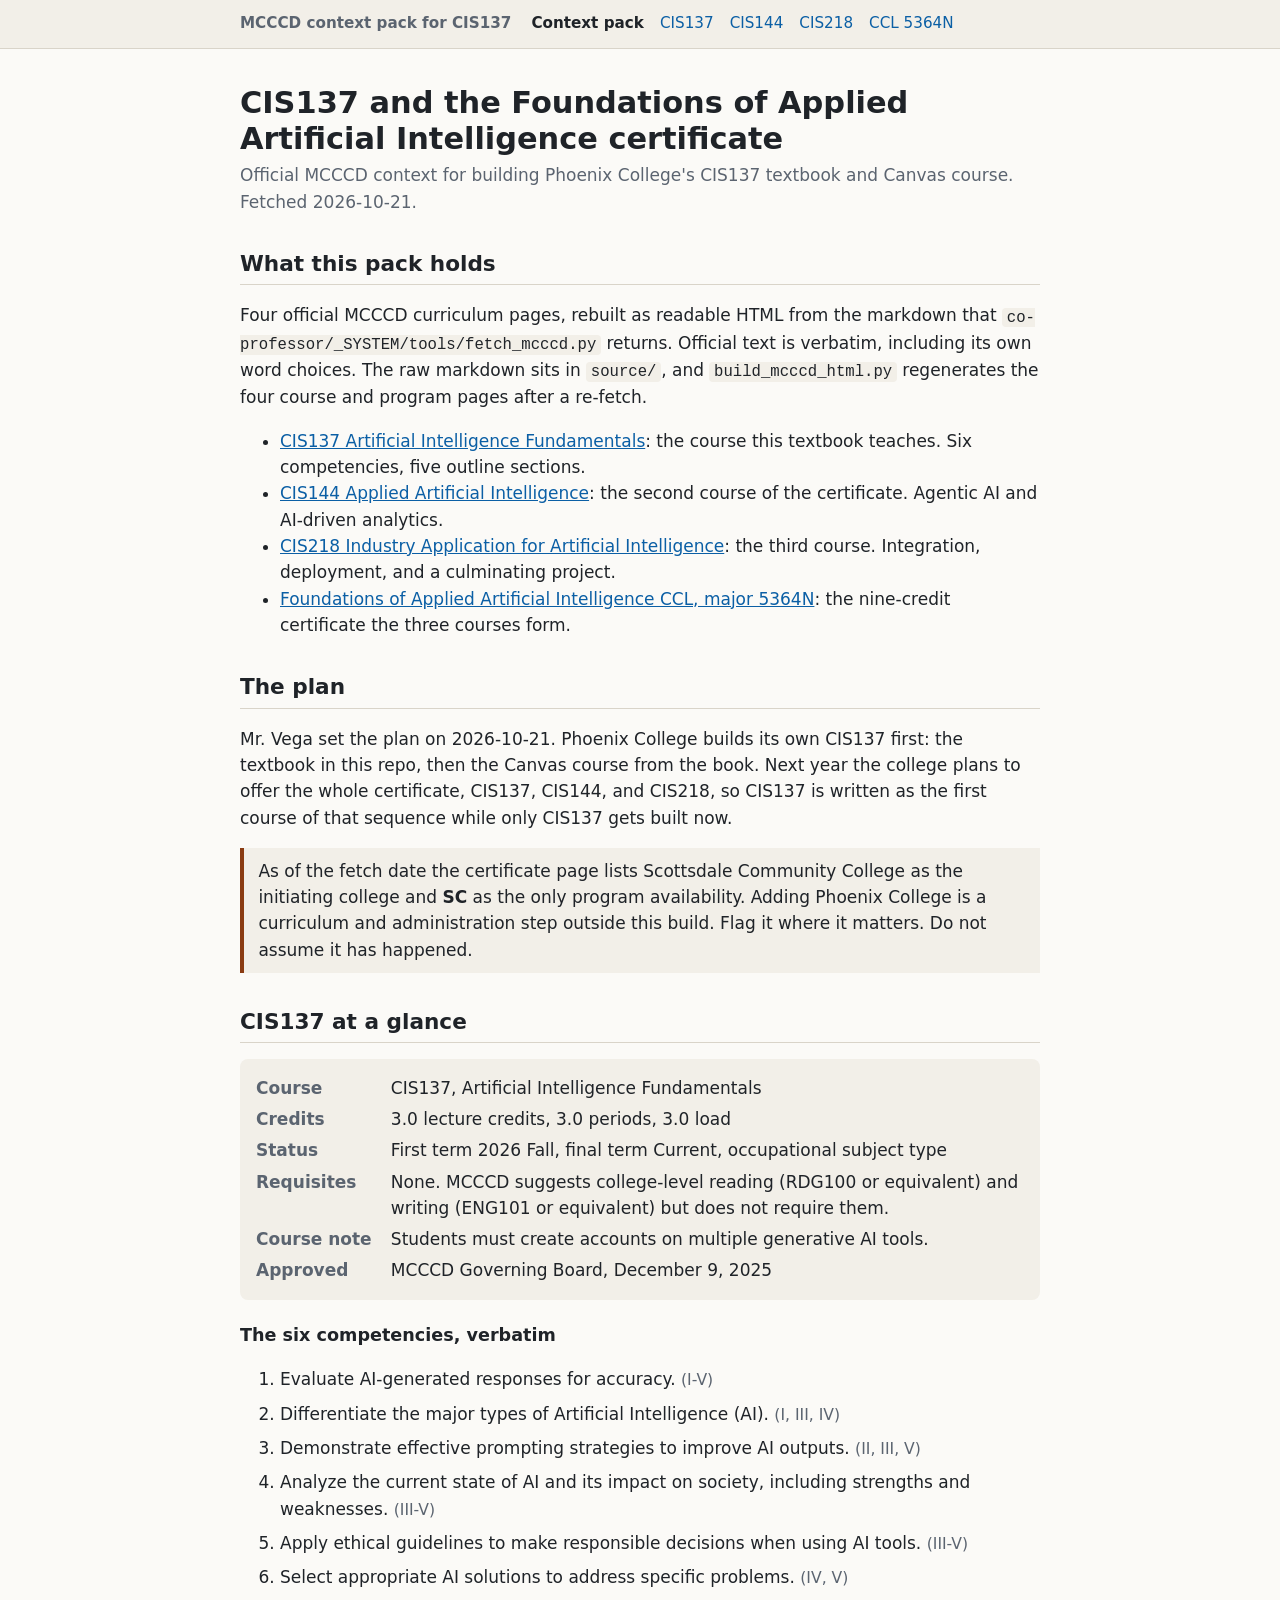
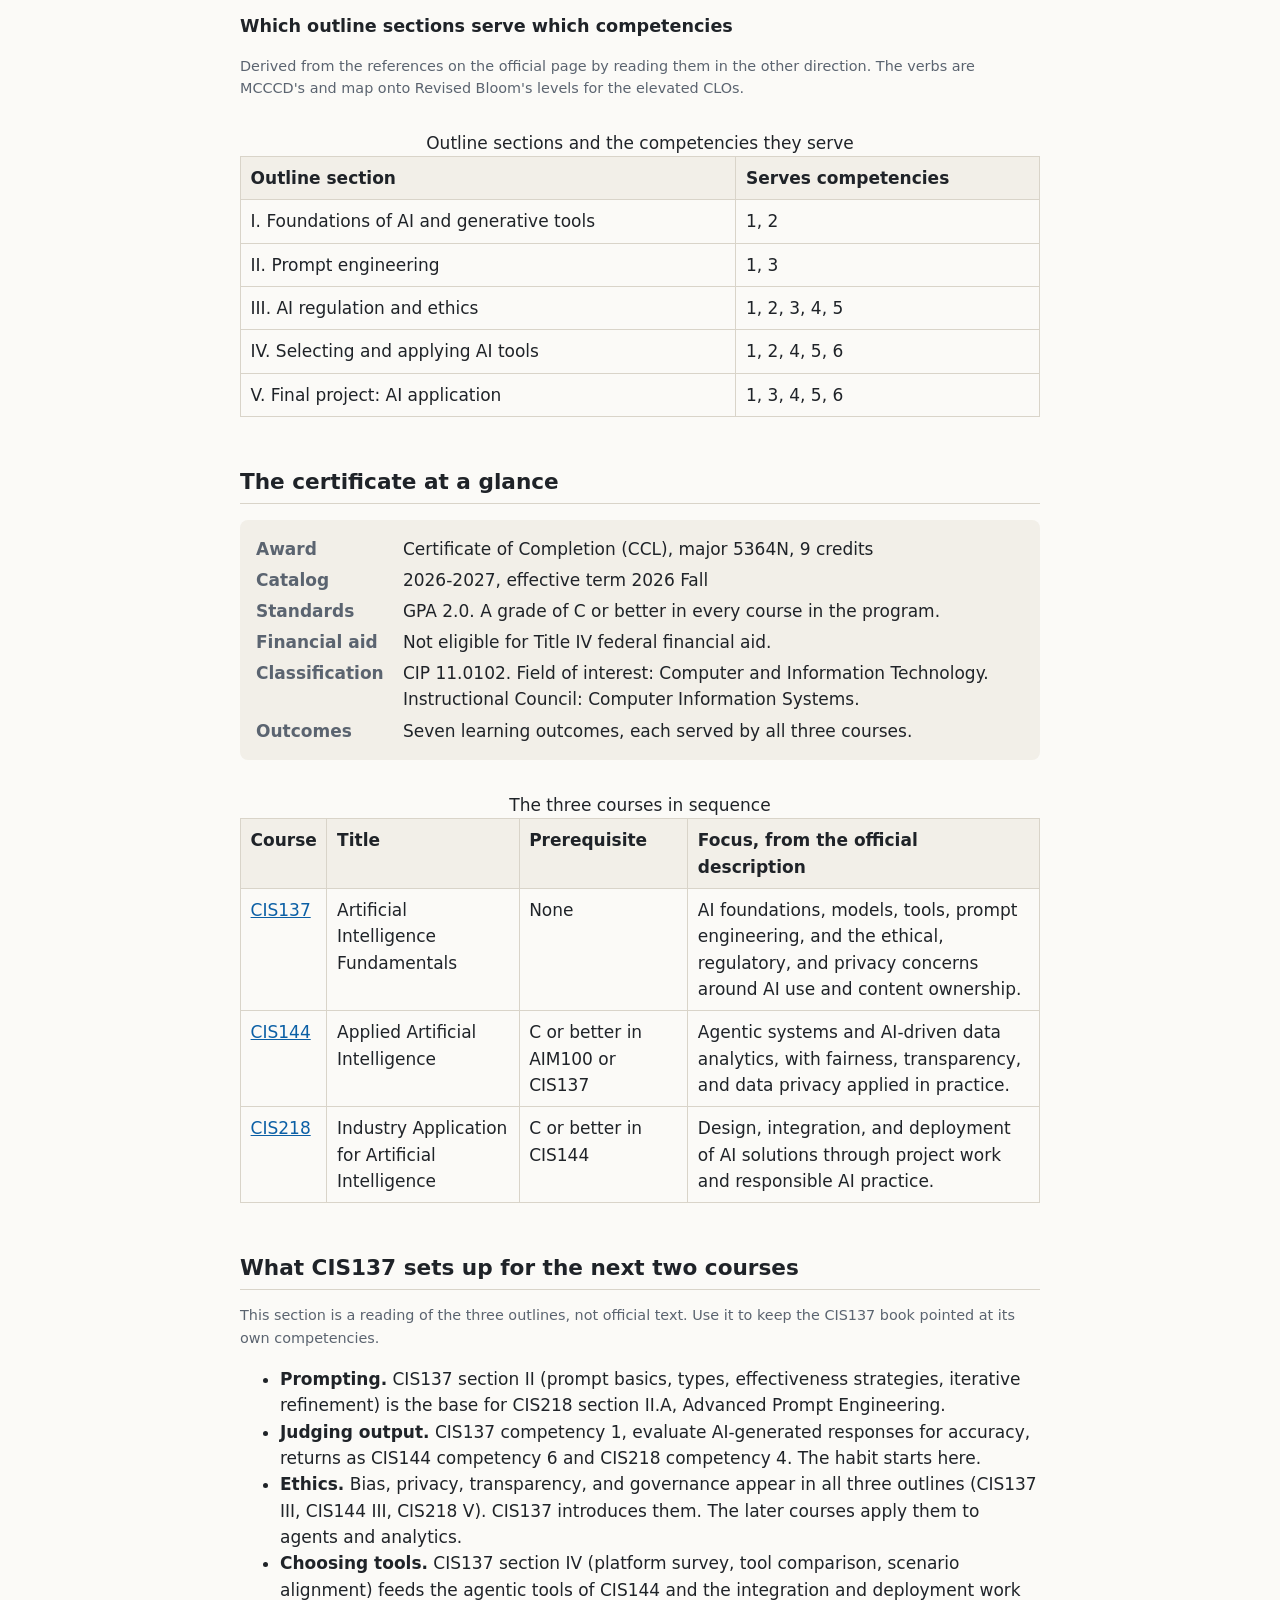
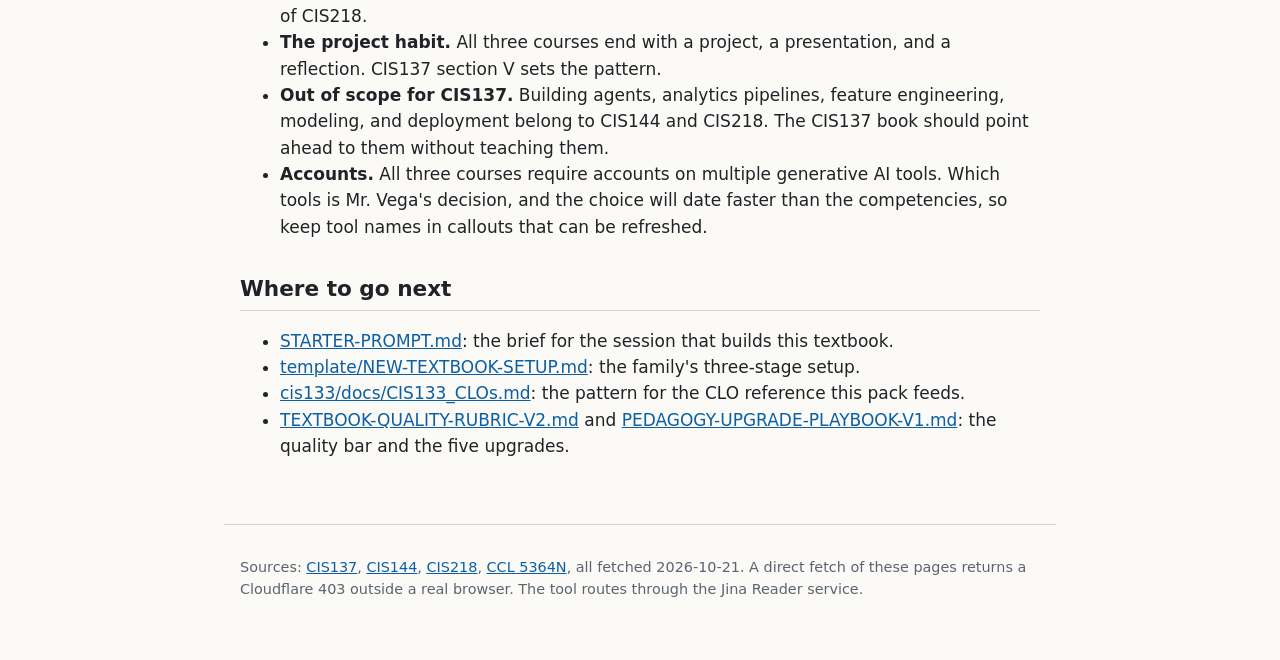
<file: docs/mcccd/index.html>
<!DOCTYPE html>
<html lang="en">
<head>
<meta charset="utf-8">
<meta name="viewport" content="width=device-width, initial-scale=1">
<title>CIS137 context pack</title>
<style data-source="mcccd.css">
/* MCCCD context pack: standalone stylesheet, no external dependencies. */
:root {
  --bg: #fbfaf7; --fg: #1f2328; --muted: #5b6470; --accent: #8a3b12;
  --line: #d9d4c9; --card: #f2efe8; --link: #0b5fa5;
}
@media (prefers-color-scheme: dark) {
  :root {
    --bg: #14171c; --fg: #e8e6e1; --muted: #a9b0ba; --accent: #f0a06a;
    --line: #2d333c; --card: #1d222a; --link: #7cb8ff;
  }
}
* { box-sizing: border-box; }
body {
  margin: 0; background: var(--bg); color: var(--fg);
  font: 17px/1.55 system-ui, -apple-system, "Segoe UI", Roboto, sans-serif;
}
a { color: var(--link); }
header.site { border-bottom: 1px solid var(--line); background: var(--card); }
header.site .wrap {
  max-width: 52rem; margin: 0 auto; padding: .75rem 16px;
  display: flex; flex-wrap: wrap; gap: .4rem 1.25rem; align-items: center;
  font-size: .95rem;
}
header.site .brand { font-weight: 600; color: var(--muted); }
nav ul { list-style: none; margin: 0; padding: 0; display: flex; flex-wrap: wrap; gap: .3rem 1rem; }
nav a { text-decoration: none; }
nav a:hover, nav a:focus { text-decoration: underline; }
nav a[aria-current="page"] { font-weight: 700; color: var(--fg); }
main { max-width: 52rem; margin: 0 auto; padding: 1.25rem 16px 3rem; }
h1 { font-size: 1.9rem; line-height: 1.2; margin: 1rem 0 .3rem; }
.kicker { color: var(--muted); margin: 0 0 1.25rem; }
h2 { font-size: 1.35rem; margin: 2rem 0 .6rem; border-bottom: 1px solid var(--line); padding-bottom: .25rem; }
h3 { font-size: 1.1rem; margin: 1.4rem 0 .4rem; }
dl.facts {
  display: grid; grid-template-columns: max-content 1fr; gap: .3rem 1.2rem;
  margin: 1rem 0; background: var(--card); padding: 1rem; border-radius: .5rem;
}
dl.facts dt { font-weight: 600; color: var(--muted); }
dl.facts dd { margin: 0; }
@media (max-width: 520px) {
  dl.facts { grid-template-columns: 1fr; }
  dl.facts dd { margin: 0 0 .5rem; }
}
ol.competencies li, ol.outcomes li { margin: .5rem 0; }
.ref { color: var(--muted); font-size: .92em; }
ol.outline { padding-left: 2rem; }
ol.outline > li { margin: .7rem 0; font-weight: 600; }
ol.outline ol { padding-left: 2rem; margin: .2rem 0 .4rem; }
ol.outline ol li { font-weight: 400; margin: .15rem 0; }
.table-wrap { overflow-x: auto; }
table { border-collapse: collapse; width: 100%; margin: 1rem 0; }
th, td { border: 1px solid var(--line); padding: .5rem .6rem; text-align: left; vertical-align: top; }
th { background: var(--card); }
.note { border-left: 4px solid var(--accent); padding: .6rem .9rem; background: var(--card); margin: 1rem 0; }
.fine { color: var(--muted); font-size: .9rem; }
code { font-family: ui-monospace, SFMono-Regular, Menlo, monospace; font-size: .92em; background: var(--card); padding: .05em .3em; border-radius: .25em; }
footer { max-width: 52rem; margin: 0 auto; padding: 1rem 16px 3rem; color: var(--muted); font-size: .9rem; border-top: 1px solid var(--line); }
</style>
</head>
<body>
<header class="site"><div class="wrap">
<span class="brand">MCCCD context pack for CIS137</span>
<nav aria-label="Context pack pages"><ul>
<li><a href="index.html" aria-current="page">Context pack</a></li>
<li><a href="cis137-course-outline.html">CIS137</a></li>
<li><a href="cis144-course-outline.html">CIS144</a></li>
<li><a href="cis218-course-outline.html">CIS218</a></li>
<li><a href="ccl-5364n-foundations-of-applied-ai.html">CCL 5364N</a></li>
</ul></nav>
</div></header>
<main>
<h1>CIS137 and the Foundations of Applied Artificial Intelligence certificate</h1>
<p class="kicker">Official MCCCD context for building Phoenix College's CIS137 textbook and Canvas course. Fetched 2026-10-21.</p>

<h2>What this pack holds</h2>
<p>Four official MCCCD curriculum pages, rebuilt as readable HTML from the markdown that <code>co-professor/_SYSTEM/tools/fetch_mcccd.py</code> returns. Official text is verbatim, including its own word choices. The raw markdown sits in <code>source/</code>, and <code>build_mcccd_html.py</code> regenerates the four course and program pages after a re-fetch.</p>
<ul>
<li><a href="cis137-course-outline.html">CIS137 Artificial Intelligence Fundamentals</a>: the course this textbook teaches. Six competencies, five outline sections.</li>
<li><a href="cis144-course-outline.html">CIS144 Applied Artificial Intelligence</a>: the second course of the certificate. Agentic AI and AI-driven analytics.</li>
<li><a href="cis218-course-outline.html">CIS218 Industry Application for Artificial Intelligence</a>: the third course. Integration, deployment, and a culminating project.</li>
<li><a href="ccl-5364n-foundations-of-applied-ai.html">Foundations of Applied Artificial Intelligence CCL, major 5364N</a>: the nine-credit certificate the three courses form.</li>
</ul>

<h2>The plan</h2>
<p>Mr. Vega set the plan on 2026-10-21. Phoenix College builds its own CIS137 first: the textbook in this repo, then the Canvas course from the book. Next year the college plans to offer the whole certificate, CIS137, CIS144, and CIS218, so CIS137 is written as the first course of that sequence while only CIS137 gets built now.</p>
<p class="note">As of the fetch date the certificate page lists Scottsdale Community College as the initiating college and <strong>SC</strong> as the only program availability. Adding Phoenix College is a curriculum and administration step outside this build. Flag it where it matters. Do not assume it has happened.</p>

<h2>CIS137 at a glance</h2>
<dl class="facts">
<dt>Course</dt><dd>CIS137, Artificial Intelligence Fundamentals</dd>
<dt>Credits</dt><dd>3.0 lecture credits, 3.0 periods, 3.0 load</dd>
<dt>Status</dt><dd>First term 2026 Fall, final term Current, occupational subject type</dd>
<dt>Requisites</dt><dd>None. MCCCD suggests college-level reading (RDG100 or equivalent) and writing (ENG101 or equivalent) but does not require them.</dd>
<dt>Course note</dt><dd>Students must create accounts on multiple generative AI tools.</dd>
<dt>Approved</dt><dd>MCCCD Governing Board, December 9, 2025</dd>
</dl>
<h3>The six competencies, verbatim</h3>
<ol class="competencies">
<li>Evaluate AI-generated responses for accuracy. <span class="ref">(I-V)</span></li>
<li>Differentiate the major types of Artificial Intelligence (AI). <span class="ref">(I, III, IV)</span></li>
<li>Demonstrate effective prompting strategies to improve AI outputs. <span class="ref">(II, III, V)</span></li>
<li>Analyze the current state of AI and its impact on society, including strengths and weaknesses. <span class="ref">(III-V)</span></li>
<li>Apply ethical guidelines to make responsible decisions when using AI tools. <span class="ref">(III-V)</span></li>
<li>Select appropriate AI solutions to address specific problems. <span class="ref">(IV, V)</span></li>
</ol>
<h3>Which outline sections serve which competencies</h3>
<p class="fine">Derived from the references on the official page by reading them in the other direction. The verbs are MCCCD's and map onto Revised Bloom's levels for the elevated CLOs.</p>
<div class="table-wrap">
<table>
<caption>Outline sections and the competencies they serve</caption>
<thead><tr><th scope="col">Outline section</th><th scope="col">Serves competencies</th></tr></thead>
<tbody>
<tr><td>I. Foundations of AI and generative tools</td><td>1, 2</td></tr>
<tr><td>II. Prompt engineering</td><td>1, 3</td></tr>
<tr><td>III. AI regulation and ethics</td><td>1, 2, 3, 4, 5</td></tr>
<tr><td>IV. Selecting and applying AI tools</td><td>1, 2, 4, 5, 6</td></tr>
<tr><td>V. Final project: AI application</td><td>1, 3, 4, 5, 6</td></tr>
</tbody>
</table>
</div>

<h2>The certificate at a glance</h2>
<dl class="facts">
<dt>Award</dt><dd>Certificate of Completion (CCL), major 5364N, 9 credits</dd>
<dt>Catalog</dt><dd>2026-2027, effective term 2026 Fall</dd>
<dt>Standards</dt><dd>GPA 2.0. A grade of C or better in every course in the program.</dd>
<dt>Financial aid</dt><dd>Not eligible for Title IV federal financial aid.</dd>
<dt>Classification</dt><dd>CIP 11.0102. Field of interest: Computer and Information Technology. Instructional Council: Computer Information Systems.</dd>
<dt>Outcomes</dt><dd>Seven learning outcomes, each served by all three courses.</dd>
</dl>
<div class="table-wrap">
<table>
<caption>The three courses in sequence</caption>
<thead><tr><th scope="col">Course</th><th scope="col">Title</th><th scope="col">Prerequisite</th><th scope="col">Focus, from the official description</th></tr></thead>
<tbody>
<tr><td><a href="cis137-course-outline.html">CIS137</a></td><td>Artificial Intelligence Fundamentals</td><td>None</td><td>AI foundations, models, tools, prompt engineering, and the ethical, regulatory, and privacy concerns around AI use and content ownership.</td></tr>
<tr><td><a href="cis144-course-outline.html">CIS144</a></td><td>Applied Artificial Intelligence</td><td>C or better in AIM100 or CIS137</td><td>Agentic systems and AI-driven data analytics, with fairness, transparency, and data privacy applied in practice.</td></tr>
<tr><td><a href="cis218-course-outline.html">CIS218</a></td><td>Industry Application for Artificial Intelligence</td><td>C or better in CIS144</td><td>Design, integration, and deployment of AI solutions through project work and responsible AI practice.</td></tr>
</tbody>
</table>
</div>

<h2>What CIS137 sets up for the next two courses</h2>
<p class="fine">This section is a reading of the three outlines, not official text. Use it to keep the CIS137 book pointed at its own competencies.</p>
<ul>
<li><strong>Prompting.</strong> CIS137 section II (prompt basics, types, effectiveness strategies, iterative refinement) is the base for CIS218 section II.A, Advanced Prompt Engineering.</li>
<li><strong>Judging output.</strong> CIS137 competency 1, evaluate AI-generated responses for accuracy, returns as CIS144 competency 6 and CIS218 competency 4. The habit starts here.</li>
<li><strong>Ethics.</strong> Bias, privacy, transparency, and governance appear in all three outlines (CIS137 III, CIS144 III, CIS218 V). CIS137 introduces them. The later courses apply them to agents and analytics.</li>
<li><strong>Choosing tools.</strong> CIS137 section IV (platform survey, tool comparison, scenario alignment) feeds the agentic tools of CIS144 and the integration and deployment work of CIS218.</li>
<li><strong>The project habit.</strong> All three courses end with a project, a presentation, and a reflection. CIS137 section V sets the pattern.</li>
<li><strong>Out of scope for CIS137.</strong> Building agents, analytics pipelines, feature engineering, modeling, and deployment belong to CIS144 and CIS218. The CIS137 book should point ahead to them without teaching them.</li>
<li><strong>Accounts.</strong> All three courses require accounts on multiple generative AI tools. Which tools is Mr. Vega's decision, and the choice will date faster than the competencies, so keep tool names in callouts that can be refreshed.</li>
</ul>

<h2>Where to go next</h2>
<ul>
<li><a href="../../STARTER-PROMPT.md">STARTER-PROMPT.md</a>: the brief for the session that builds this textbook.</li>
<li><a href="../../../template/NEW-TEXTBOOK-SETUP.md">template/NEW-TEXTBOOK-SETUP.md</a>: the family's three-stage setup.</li>
<li><a href="../../../cis133/docs/CIS133_CLOs.md">cis133/docs/CIS133_CLOs.md</a>: the pattern for the CLO reference this pack feeds.</li>
<li><a href="../../../TEXTBOOK-QUALITY-RUBRIC-V2.md">TEXTBOOK-QUALITY-RUBRIC-V2.md</a> and <a href="../../../PEDAGOGY-UPGRADE-PLAYBOOK-V1.md">PEDAGOGY-UPGRADE-PLAYBOOK-V1.md</a>: the quality bar and the five upgrades.</li>
</ul>
</main>
<footer>
<p>Sources: <a href="https://aztransmac2.asu.edu/cgi-bin/WebObjects/MCCCD.woa/wa/freeForm2?id=16459059">CIS137</a>,
<a href="https://aztransmac2.asu.edu/cgi-bin/WebObjects/MCCCD.woa/wa/freeForm2?id=16459032">CIS144</a>,
<a href="https://aztransmac2.asu.edu/cgi-bin/WebObjects/MCCCD.woa/wa/freeForm2?id=16459061">CIS218</a>,
<a href="https://aztransmac2.asu.edu/cgi-bin/WebObjects/MCCCD.woa/wa/freeForm11?id=16459028">CCL 5364N</a>,
all fetched 2026-10-21. A direct fetch of these pages returns a Cloudflare 403 outside a real browser. The tool routes through the Jina Reader service.</p>
</footer>
</body>
</html>
</file>
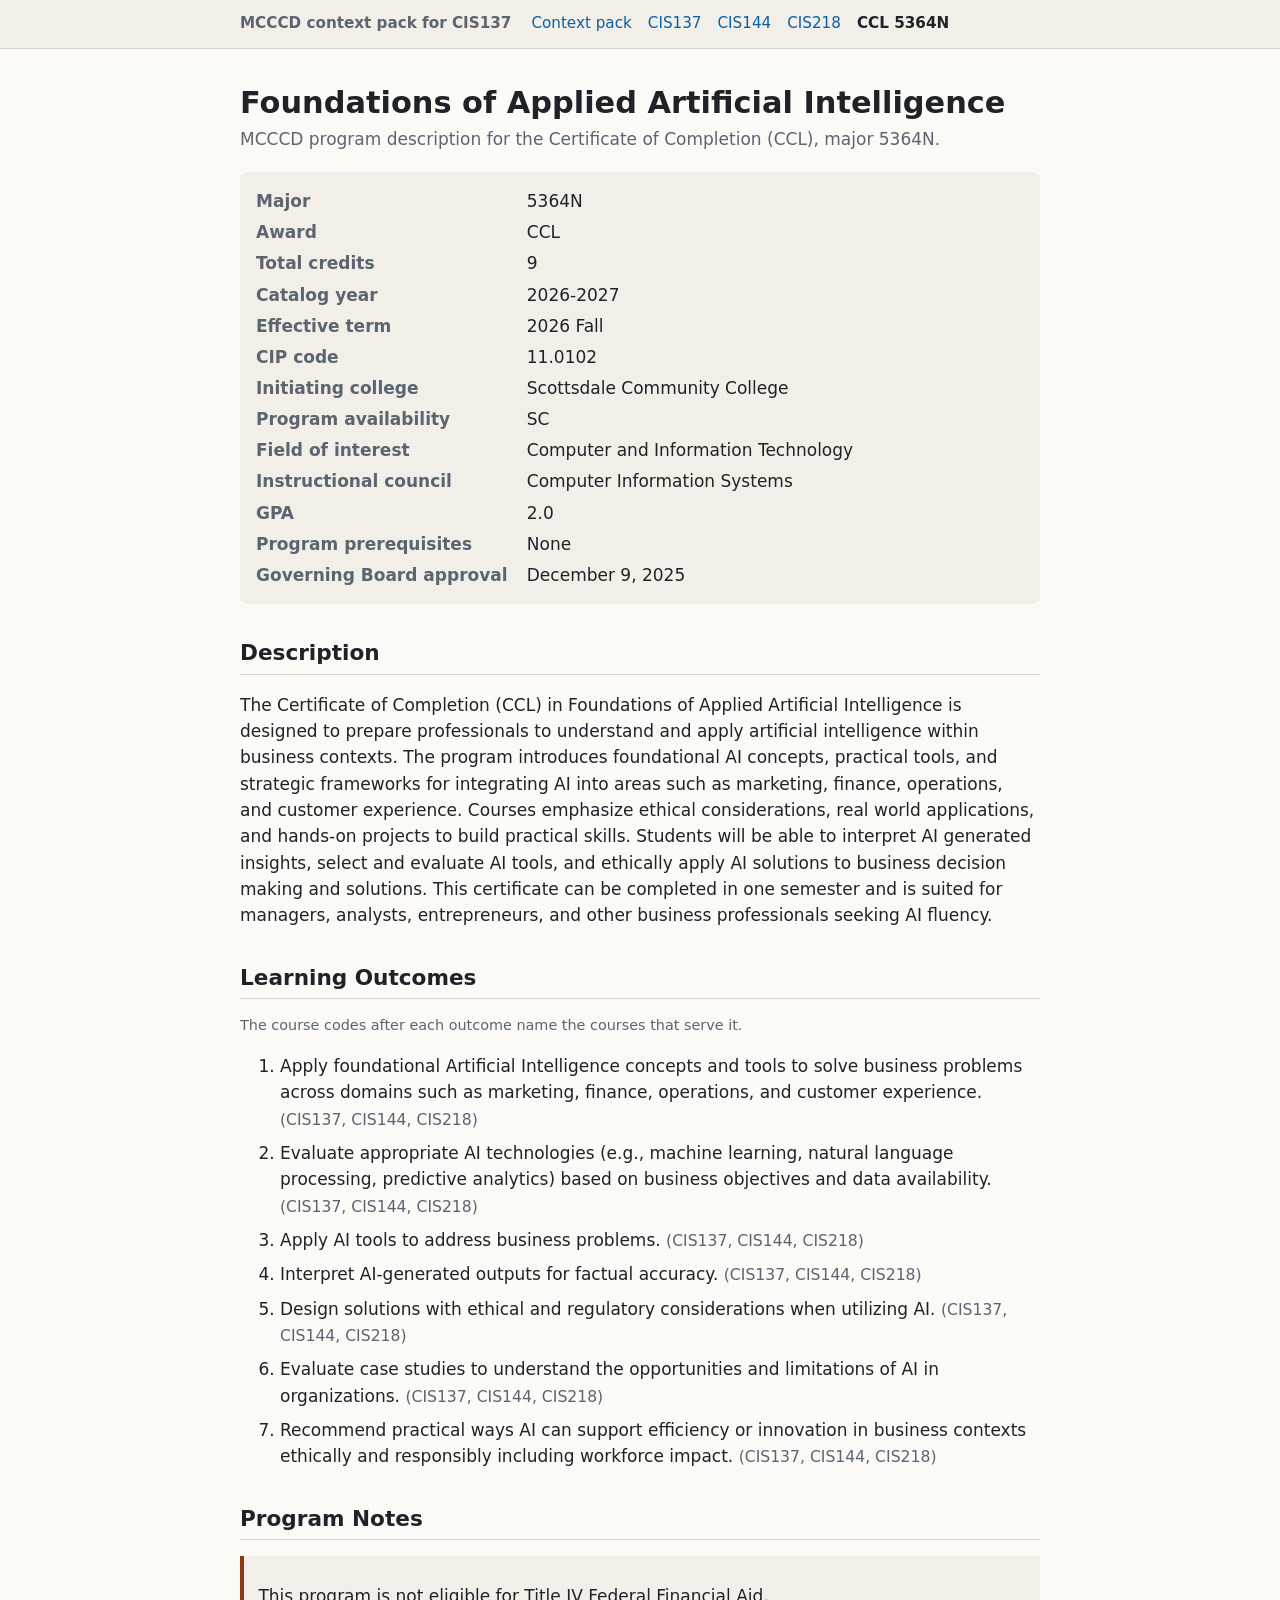
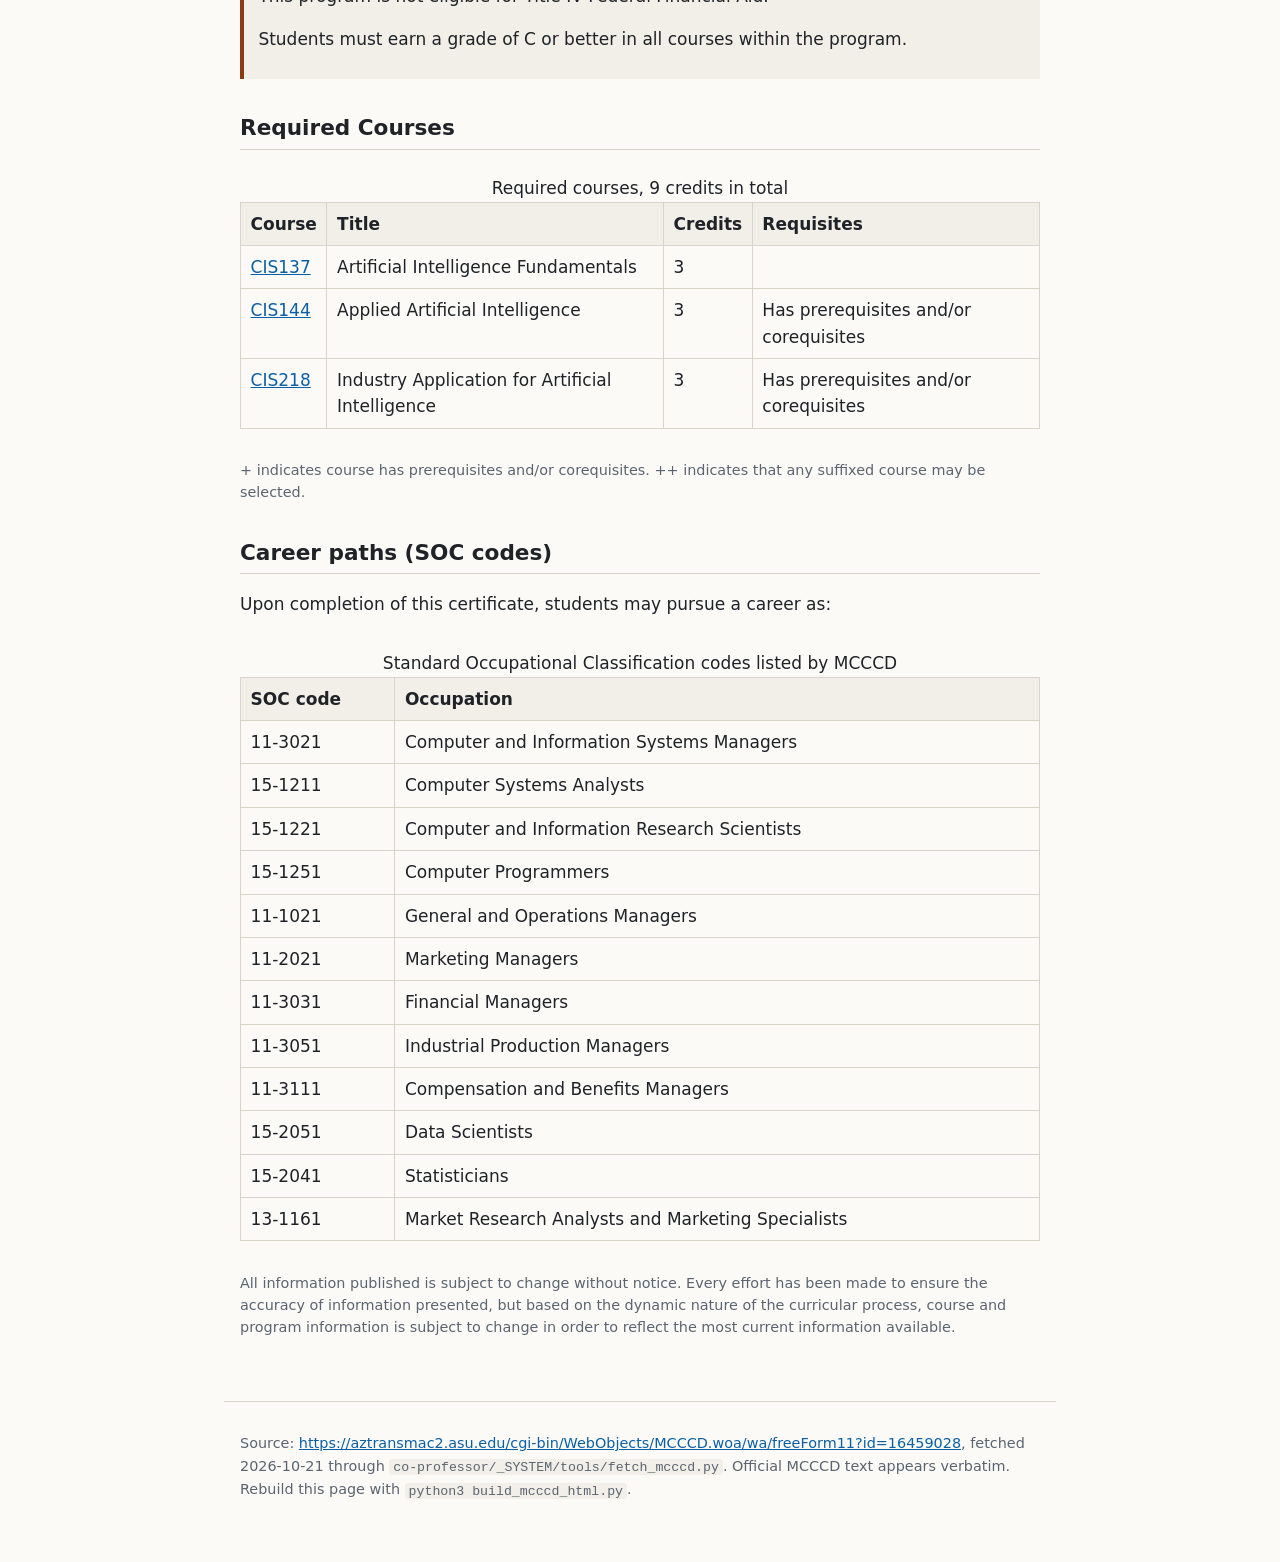
<file: docs/mcccd/ccl-5364n-foundations-of-applied-ai.html>
<!DOCTYPE html>
<html lang="en">
<head>
<meta charset="utf-8">
<meta name="viewport" content="width=device-width, initial-scale=1">
<title>Foundations of Applied Artificial Intelligence CCL 5364N: MCCCD program</title>
<style data-source="mcccd.css">
/* MCCCD context pack: standalone stylesheet, no external dependencies. */
:root {
  --bg: #fbfaf7; --fg: #1f2328; --muted: #5b6470; --accent: #8a3b12;
  --line: #d9d4c9; --card: #f2efe8; --link: #0b5fa5;
}
@media (prefers-color-scheme: dark) {
  :root {
    --bg: #14171c; --fg: #e8e6e1; --muted: #a9b0ba; --accent: #f0a06a;
    --line: #2d333c; --card: #1d222a; --link: #7cb8ff;
  }
}
* { box-sizing: border-box; }
body {
  margin: 0; background: var(--bg); color: var(--fg);
  font: 17px/1.55 system-ui, -apple-system, "Segoe UI", Roboto, sans-serif;
}
a { color: var(--link); }
header.site { border-bottom: 1px solid var(--line); background: var(--card); }
header.site .wrap {
  max-width: 52rem; margin: 0 auto; padding: .75rem 16px;
  display: flex; flex-wrap: wrap; gap: .4rem 1.25rem; align-items: center;
  font-size: .95rem;
}
header.site .brand { font-weight: 600; color: var(--muted); }
nav ul { list-style: none; margin: 0; padding: 0; display: flex; flex-wrap: wrap; gap: .3rem 1rem; }
nav a { text-decoration: none; }
nav a:hover, nav a:focus { text-decoration: underline; }
nav a[aria-current="page"] { font-weight: 700; color: var(--fg); }
main { max-width: 52rem; margin: 0 auto; padding: 1.25rem 16px 3rem; }
h1 { font-size: 1.9rem; line-height: 1.2; margin: 1rem 0 .3rem; }
.kicker { color: var(--muted); margin: 0 0 1.25rem; }
h2 { font-size: 1.35rem; margin: 2rem 0 .6rem; border-bottom: 1px solid var(--line); padding-bottom: .25rem; }
h3 { font-size: 1.1rem; margin: 1.4rem 0 .4rem; }
dl.facts {
  display: grid; grid-template-columns: max-content 1fr; gap: .3rem 1.2rem;
  margin: 1rem 0; background: var(--card); padding: 1rem; border-radius: .5rem;
}
dl.facts dt { font-weight: 600; color: var(--muted); }
dl.facts dd { margin: 0; }
@media (max-width: 520px) {
  dl.facts { grid-template-columns: 1fr; }
  dl.facts dd { margin: 0 0 .5rem; }
}
ol.competencies li, ol.outcomes li { margin: .5rem 0; }
.ref { color: var(--muted); font-size: .92em; }
ol.outline { padding-left: 2rem; }
ol.outline > li { margin: .7rem 0; font-weight: 600; }
ol.outline ol { padding-left: 2rem; margin: .2rem 0 .4rem; }
ol.outline ol li { font-weight: 400; margin: .15rem 0; }
.table-wrap { overflow-x: auto; }
table { border-collapse: collapse; width: 100%; margin: 1rem 0; }
th, td { border: 1px solid var(--line); padding: .5rem .6rem; text-align: left; vertical-align: top; }
th { background: var(--card); }
.note { border-left: 4px solid var(--accent); padding: .6rem .9rem; background: var(--card); margin: 1rem 0; }
.fine { color: var(--muted); font-size: .9rem; }
code { font-family: ui-monospace, SFMono-Regular, Menlo, monospace; font-size: .92em; background: var(--card); padding: .05em .3em; border-radius: .25em; }
footer { max-width: 52rem; margin: 0 auto; padding: 1rem 16px 3rem; color: var(--muted); font-size: .9rem; border-top: 1px solid var(--line); }
</style>
</head>
<body>
<header class="site"><div class="wrap">
<span class="brand">MCCCD context pack for CIS137</span>
<nav aria-label="Context pack pages"><ul><li><a href="index.html">Context pack</a></li><li><a href="cis137-course-outline.html">CIS137</a></li><li><a href="cis144-course-outline.html">CIS144</a></li><li><a href="cis218-course-outline.html">CIS218</a></li><li><a href="ccl-5364n-foundations-of-applied-ai.html" aria-current="page">CCL 5364N</a></li></ul></nav>
</div></header>
<main>
<h1>Foundations of Applied Artificial Intelligence</h1>
<p class="kicker">MCCCD program description for the Certificate of Completion (CCL), major 5364N.</p>
<dl class="facts"><dt>Major</dt><dd>5364N</dd><dt>Award</dt><dd>CCL</dd><dt>Total credits</dt><dd>9</dd><dt>Catalog year</dt><dd>2026-2027</dd><dt>Effective term</dt><dd>2026 Fall</dd><dt>CIP code</dt><dd>11.0102</dd><dt>Initiating college</dt><dd>Scottsdale Community College</dd><dt>Program availability</dt><dd>SC</dd><dt>Field of interest</dt><dd>Computer and Information Technology</dd><dt>Instructional council</dt><dd>Computer Information Systems</dd><dt>GPA</dt><dd>2.0</dd><dt>Program prerequisites</dt><dd>None</dd><dt>Governing Board approval</dt><dd>December 9, 2025</dd></dl>
<h2>Description</h2>
<p>The Certificate of Completion (CCL) in Foundations of Applied Artificial Intelligence is designed to prepare professionals to understand and apply artificial intelligence within business contexts. The program introduces foundational AI concepts, practical tools, and strategic frameworks for integrating AI into areas such as marketing, finance, operations, and customer experience. Courses emphasize ethical considerations, real world applications, and hands-on projects to build practical skills. Students will be able to interpret AI generated insights, select and evaluate AI tools, and ethically apply AI solutions to business decision making and solutions. This certificate can be completed in one semester and is suited for managers, analysts, entrepreneurs, and other business professionals seeking AI fluency.</p>
<h2>Learning Outcomes</h2>
<p class="fine">The course codes after each outcome name the courses that serve it.</p>
<ol class="outcomes"><li>Apply foundational Artificial Intelligence concepts and tools to solve business problems across domains such as marketing, finance, operations, and customer experience. <span class="ref">(CIS137, CIS144, CIS218)</span></li><li>Evaluate appropriate AI technologies (e.g., machine learning, natural language processing, predictive analytics) based on business objectives and data availability. <span class="ref">(CIS137, CIS144, CIS218)</span></li><li>Apply AI tools to address business problems. <span class="ref">(CIS137, CIS144, CIS218)</span></li><li>Interpret AI-generated outputs for factual accuracy. <span class="ref">(CIS137, CIS144, CIS218)</span></li><li>Design solutions with ethical and regulatory considerations when utilizing AI. <span class="ref">(CIS137, CIS144, CIS218)</span></li><li>Evaluate case studies to understand the opportunities and limitations of AI in organizations. <span class="ref">(CIS137, CIS144, CIS218)</span></li><li>Recommend practical ways AI can support efficiency or innovation in business contexts ethically and responsibly including workforce impact. <span class="ref">(CIS137, CIS144, CIS218)</span></li></ol>
<h2>Program Notes</h2>
<div class="note"><p>This program is not eligible for Title IV Federal Financial Aid.</p><p>Students must earn a grade of C or better in all courses within the program.</p></div>
<h2>Required Courses</h2>
<div class="table-wrap">
<table>
<caption>Required courses, 9 credits in total</caption>
<thead><tr><th scope="col">Course</th><th scope="col">Title</th><th scope="col">Credits</th><th scope="col">Requisites</th></tr></thead>
<tbody><tr><td><a href="cis137-course-outline.html">CIS137</a></td><td>Artificial Intelligence Fundamentals</td><td>3</td><td></td></tr><tr><td><a href="cis144-course-outline.html">CIS144</a></td><td>Applied Artificial Intelligence</td><td>3</td><td>Has prerequisites and/or corequisites</td></tr><tr><td><a href="cis218-course-outline.html">CIS218</a></td><td>Industry Application for Artificial Intelligence</td><td>3</td><td>Has prerequisites and/or corequisites</td></tr></tbody>
</table>
</div>
<p class="fine">+ indicates course has prerequisites and/or corequisites. ++ indicates that any suffixed course may be selected.</p>
<h2>Career paths (SOC codes)</h2>
<p>Upon completion of this certificate, students may pursue a career as:</p>
<div class="table-wrap">
<table>
<caption>Standard Occupational Classification codes listed by MCCCD</caption>
<thead><tr><th scope="col">SOC code</th><th scope="col">Occupation</th></tr></thead>
<tbody><tr><td>11-3021</td><td>Computer and Information Systems Managers</td></tr><tr><td>15-1211</td><td>Computer Systems Analysts</td></tr><tr><td>15-1221</td><td>Computer and Information Research Scientists</td></tr><tr><td>15-1251</td><td>Computer Programmers</td></tr><tr><td>11-1021</td><td>General and Operations Managers</td></tr><tr><td>11-2021</td><td>Marketing Managers</td></tr><tr><td>11-3031</td><td>Financial Managers</td></tr><tr><td>11-3051</td><td>Industrial Production Managers</td></tr><tr><td>11-3111</td><td>Compensation and Benefits Managers</td></tr><tr><td>15-2051</td><td>Data Scientists</td></tr><tr><td>15-2041</td><td>Statisticians</td></tr><tr><td>13-1161</td><td>Market Research Analysts and Marketing Specialists</td></tr></tbody>
</table>
</div>
<p class="fine">All information published is subject to change without notice. Every effort has been made to ensure the accuracy of information presented, but based on the dynamic nature of the curricular process, course and program information is subject to change in order to reflect the most current information available.</p>
</main>
<footer>
<p>Source: <a href="https://aztransmac2.asu.edu/cgi-bin/WebObjects/MCCCD.woa/wa/freeForm11?id=16459028">https://aztransmac2.asu.edu/cgi-bin/WebObjects/MCCCD.woa/wa/freeForm11?id=16459028</a>, fetched 2026-10-21
through <code>co-professor/_SYSTEM/tools/fetch_mcccd.py</code>. Official MCCCD
text appears verbatim. Rebuild this page with <code>python3 build_mcccd_html.py</code>.</p>
</footer>
</body>
</html>
</file>
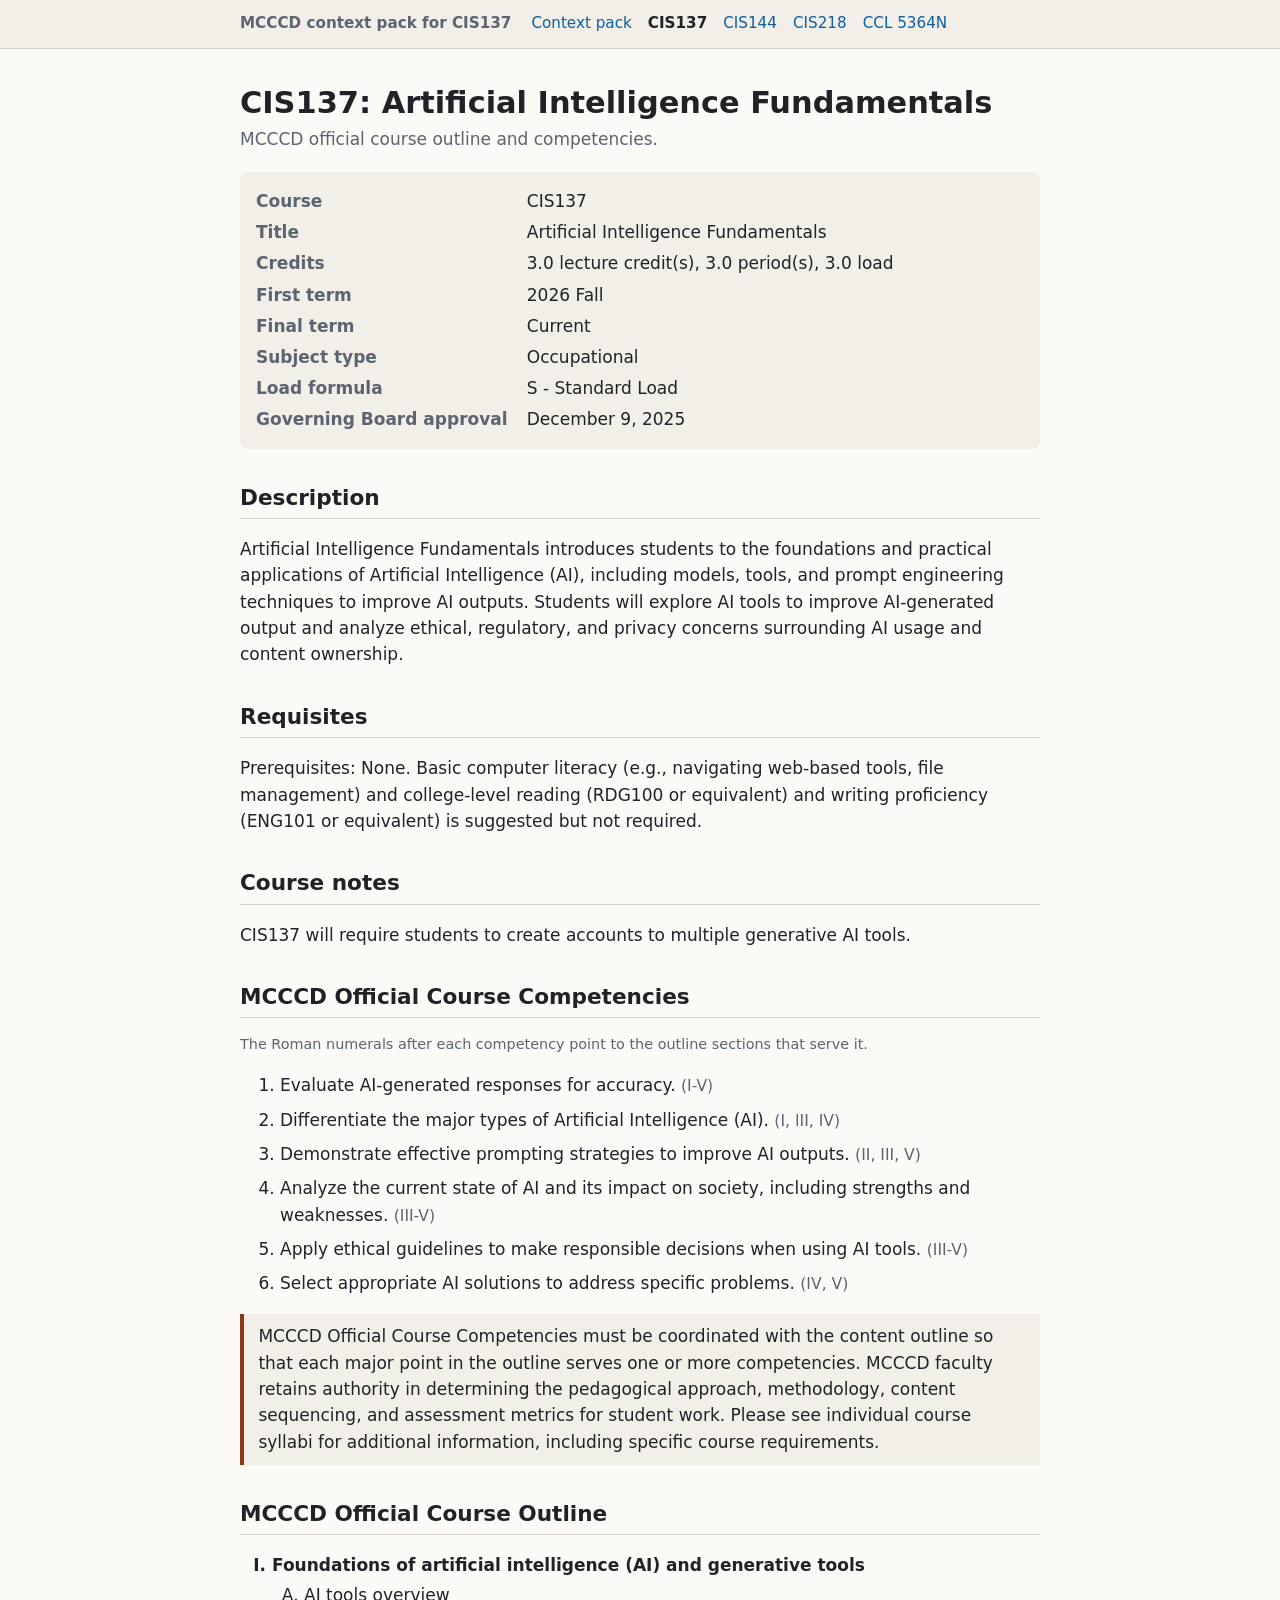
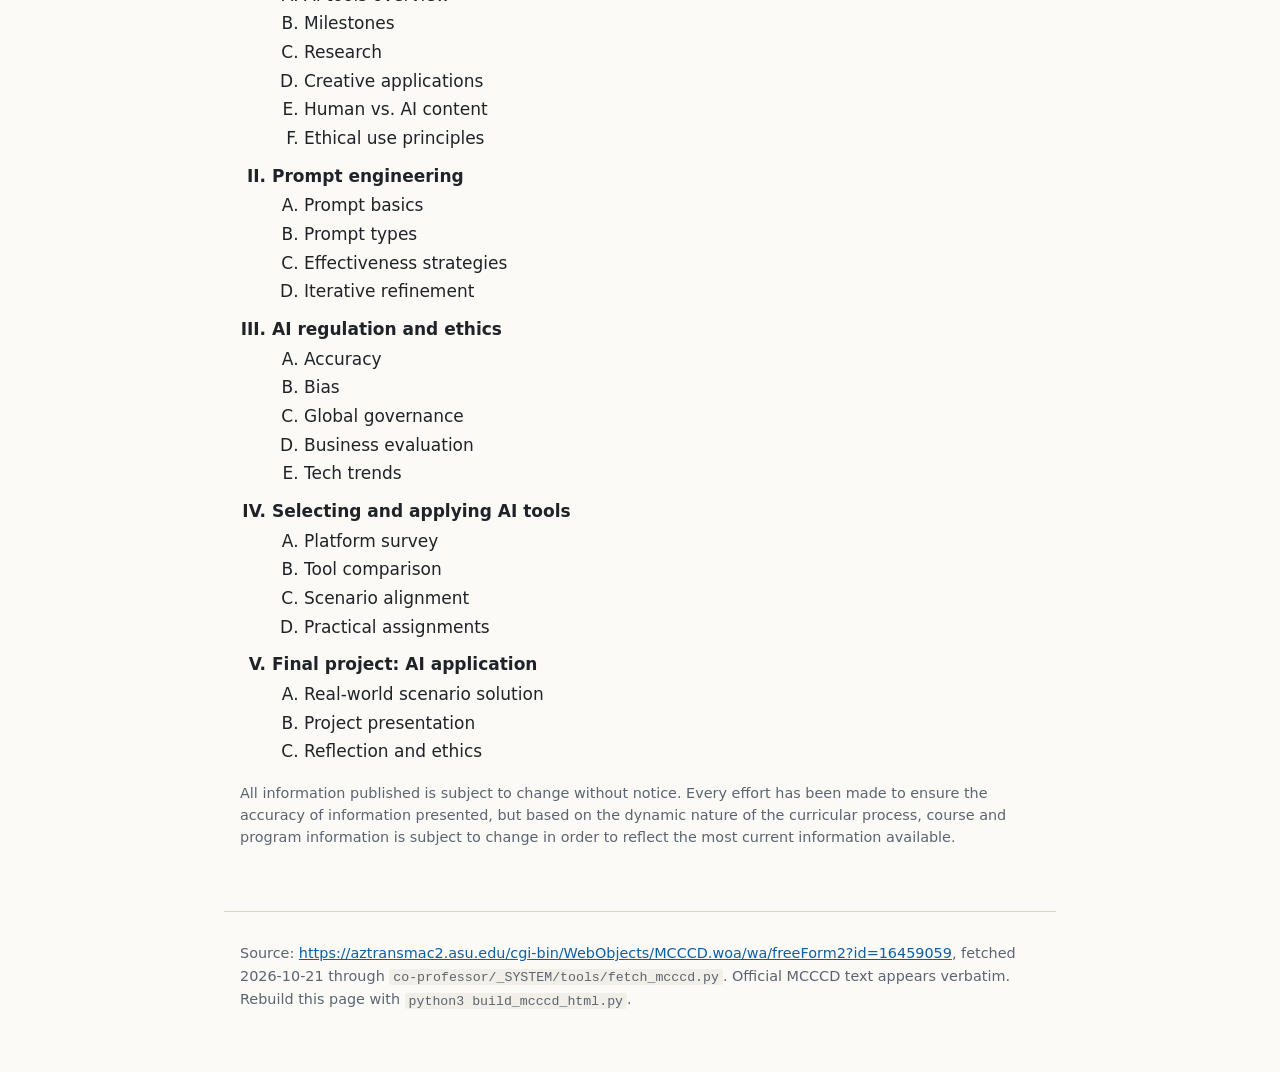
<file: docs/mcccd/cis137-course-outline.html>
<!DOCTYPE html>
<html lang="en">
<head>
<meta charset="utf-8">
<meta name="viewport" content="width=device-width, initial-scale=1">
<title>CIS137 Artificial Intelligence Fundamentals: MCCCD outline</title>
<style data-source="mcccd.css">
/* MCCCD context pack: standalone stylesheet, no external dependencies. */
:root {
  --bg: #fbfaf7; --fg: #1f2328; --muted: #5b6470; --accent: #8a3b12;
  --line: #d9d4c9; --card: #f2efe8; --link: #0b5fa5;
}
@media (prefers-color-scheme: dark) {
  :root {
    --bg: #14171c; --fg: #e8e6e1; --muted: #a9b0ba; --accent: #f0a06a;
    --line: #2d333c; --card: #1d222a; --link: #7cb8ff;
  }
}
* { box-sizing: border-box; }
body {
  margin: 0; background: var(--bg); color: var(--fg);
  font: 17px/1.55 system-ui, -apple-system, "Segoe UI", Roboto, sans-serif;
}
a { color: var(--link); }
header.site { border-bottom: 1px solid var(--line); background: var(--card); }
header.site .wrap {
  max-width: 52rem; margin: 0 auto; padding: .75rem 16px;
  display: flex; flex-wrap: wrap; gap: .4rem 1.25rem; align-items: center;
  font-size: .95rem;
}
header.site .brand { font-weight: 600; color: var(--muted); }
nav ul { list-style: none; margin: 0; padding: 0; display: flex; flex-wrap: wrap; gap: .3rem 1rem; }
nav a { text-decoration: none; }
nav a:hover, nav a:focus { text-decoration: underline; }
nav a[aria-current="page"] { font-weight: 700; color: var(--fg); }
main { max-width: 52rem; margin: 0 auto; padding: 1.25rem 16px 3rem; }
h1 { font-size: 1.9rem; line-height: 1.2; margin: 1rem 0 .3rem; }
.kicker { color: var(--muted); margin: 0 0 1.25rem; }
h2 { font-size: 1.35rem; margin: 2rem 0 .6rem; border-bottom: 1px solid var(--line); padding-bottom: .25rem; }
h3 { font-size: 1.1rem; margin: 1.4rem 0 .4rem; }
dl.facts {
  display: grid; grid-template-columns: max-content 1fr; gap: .3rem 1.2rem;
  margin: 1rem 0; background: var(--card); padding: 1rem; border-radius: .5rem;
}
dl.facts dt { font-weight: 600; color: var(--muted); }
dl.facts dd { margin: 0; }
@media (max-width: 520px) {
  dl.facts { grid-template-columns: 1fr; }
  dl.facts dd { margin: 0 0 .5rem; }
}
ol.competencies li, ol.outcomes li { margin: .5rem 0; }
.ref { color: var(--muted); font-size: .92em; }
ol.outline { padding-left: 2rem; }
ol.outline > li { margin: .7rem 0; font-weight: 600; }
ol.outline ol { padding-left: 2rem; margin: .2rem 0 .4rem; }
ol.outline ol li { font-weight: 400; margin: .15rem 0; }
.table-wrap { overflow-x: auto; }
table { border-collapse: collapse; width: 100%; margin: 1rem 0; }
th, td { border: 1px solid var(--line); padding: .5rem .6rem; text-align: left; vertical-align: top; }
th { background: var(--card); }
.note { border-left: 4px solid var(--accent); padding: .6rem .9rem; background: var(--card); margin: 1rem 0; }
.fine { color: var(--muted); font-size: .9rem; }
code { font-family: ui-monospace, SFMono-Regular, Menlo, monospace; font-size: .92em; background: var(--card); padding: .05em .3em; border-radius: .25em; }
footer { max-width: 52rem; margin: 0 auto; padding: 1rem 16px 3rem; color: var(--muted); font-size: .9rem; border-top: 1px solid var(--line); }
</style>
</head>
<body>
<header class="site"><div class="wrap">
<span class="brand">MCCCD context pack for CIS137</span>
<nav aria-label="Context pack pages"><ul><li><a href="index.html">Context pack</a></li><li><a href="cis137-course-outline.html" aria-current="page">CIS137</a></li><li><a href="cis144-course-outline.html">CIS144</a></li><li><a href="cis218-course-outline.html">CIS218</a></li><li><a href="ccl-5364n-foundations-of-applied-ai.html">CCL 5364N</a></li></ul></nav>
</div></header>
<main>
<h1>CIS137: Artificial Intelligence Fundamentals</h1>
<p class="kicker">MCCCD official course outline and competencies.</p>
<dl class="facts"><dt>Course</dt><dd>CIS137</dd><dt>Title</dt><dd>Artificial Intelligence Fundamentals</dd><dt>Credits</dt><dd>3.0 lecture credit(s), 3.0 period(s), 3.0 load</dd><dt>First term</dt><dd>2026 Fall</dd><dt>Final term</dt><dd>Current</dd><dt>Subject type</dt><dd>Occupational</dd><dt>Load formula</dt><dd>S - Standard Load</dd><dt>Governing Board approval</dt><dd>December 9, 2025</dd></dl>
<h2>Description</h2>
<p>Artificial Intelligence Fundamentals introduces students to the foundations and practical applications of Artificial Intelligence (AI), including models, tools, and prompt engineering techniques to improve AI outputs. Students will explore AI tools to improve AI-generated output and analyze ethical, regulatory, and privacy concerns surrounding AI usage and content ownership.</p>
<h2>Requisites</h2>
<p>Prerequisites: None. Basic computer literacy (e.g., navigating web-based tools, file management) and college-level reading (RDG100 or equivalent) and writing proficiency (ENG101 or equivalent) is suggested but not required.</p>
<h2>Course notes</h2>
<p>CIS137 will require students to create accounts to multiple generative AI tools.</p>
<h2>MCCCD Official Course Competencies</h2>
<p class="fine">The Roman numerals after each competency point to the outline sections that serve it.</p>
<ol class="competencies"><li>Evaluate AI-generated responses for accuracy. <span class="ref">(I-V)</span></li><li>Differentiate the major types of Artificial Intelligence (AI). <span class="ref">(I, III, IV)</span></li><li>Demonstrate effective prompting strategies to improve AI outputs. <span class="ref">(II, III, V)</span></li><li>Analyze the current state of AI and its impact on society, including strengths and weaknesses. <span class="ref">(III-V)</span></li><li>Apply ethical guidelines to make responsible decisions when using AI tools. <span class="ref">(III-V)</span></li><li>Select appropriate AI solutions to address specific problems. <span class="ref">(IV, V)</span></li></ol>
<p class="note">MCCCD Official Course Competencies must be coordinated with the content outline so that each major point in the outline serves one or more competencies. MCCCD faculty retains authority in determining the pedagogical approach, methodology, content sequencing, and assessment metrics for student work. Please see individual course syllabi for additional information, including specific course requirements.</p>
<h2>MCCCD Official Course Outline</h2>
<ol type="I" class="outline"><li>Foundations of artificial intelligence (AI) and generative tools<ol type="A"><li>AI tools overview</li><li>Milestones</li><li>Research</li><li>Creative applications</li><li>Human vs. AI content</li><li>Ethical use principles</li></ol></li><li>Prompt engineering<ol type="A"><li>Prompt basics</li><li>Prompt types</li><li>Effectiveness strategies</li><li>Iterative refinement</li></ol></li><li>AI regulation and ethics<ol type="A"><li>Accuracy</li><li>Bias</li><li>Global governance</li><li>Business evaluation</li><li>Tech trends</li></ol></li><li>Selecting and applying AI tools<ol type="A"><li>Platform survey</li><li>Tool comparison</li><li>Scenario alignment</li><li>Practical assignments</li></ol></li><li>Final project: AI application<ol type="A"><li>Real-world scenario solution</li><li>Project presentation</li><li>Reflection and ethics</li></ol></li></ol>
<p class="fine">All information published is subject to change without notice. Every effort has been made to ensure the accuracy of information presented, but based on the dynamic nature of the curricular process, course and program information is subject to change in order to reflect the most current information available.</p>
</main>
<footer>
<p>Source: <a href="https://aztransmac2.asu.edu/cgi-bin/WebObjects/MCCCD.woa/wa/freeForm2?id=16459059">https://aztransmac2.asu.edu/cgi-bin/WebObjects/MCCCD.woa/wa/freeForm2?id=16459059</a>, fetched 2026-10-21
through <code>co-professor/_SYSTEM/tools/fetch_mcccd.py</code>. Official MCCCD
text appears verbatim. Rebuild this page with <code>python3 build_mcccd_html.py</code>.</p>
</footer>
</body>
</html>
</file>
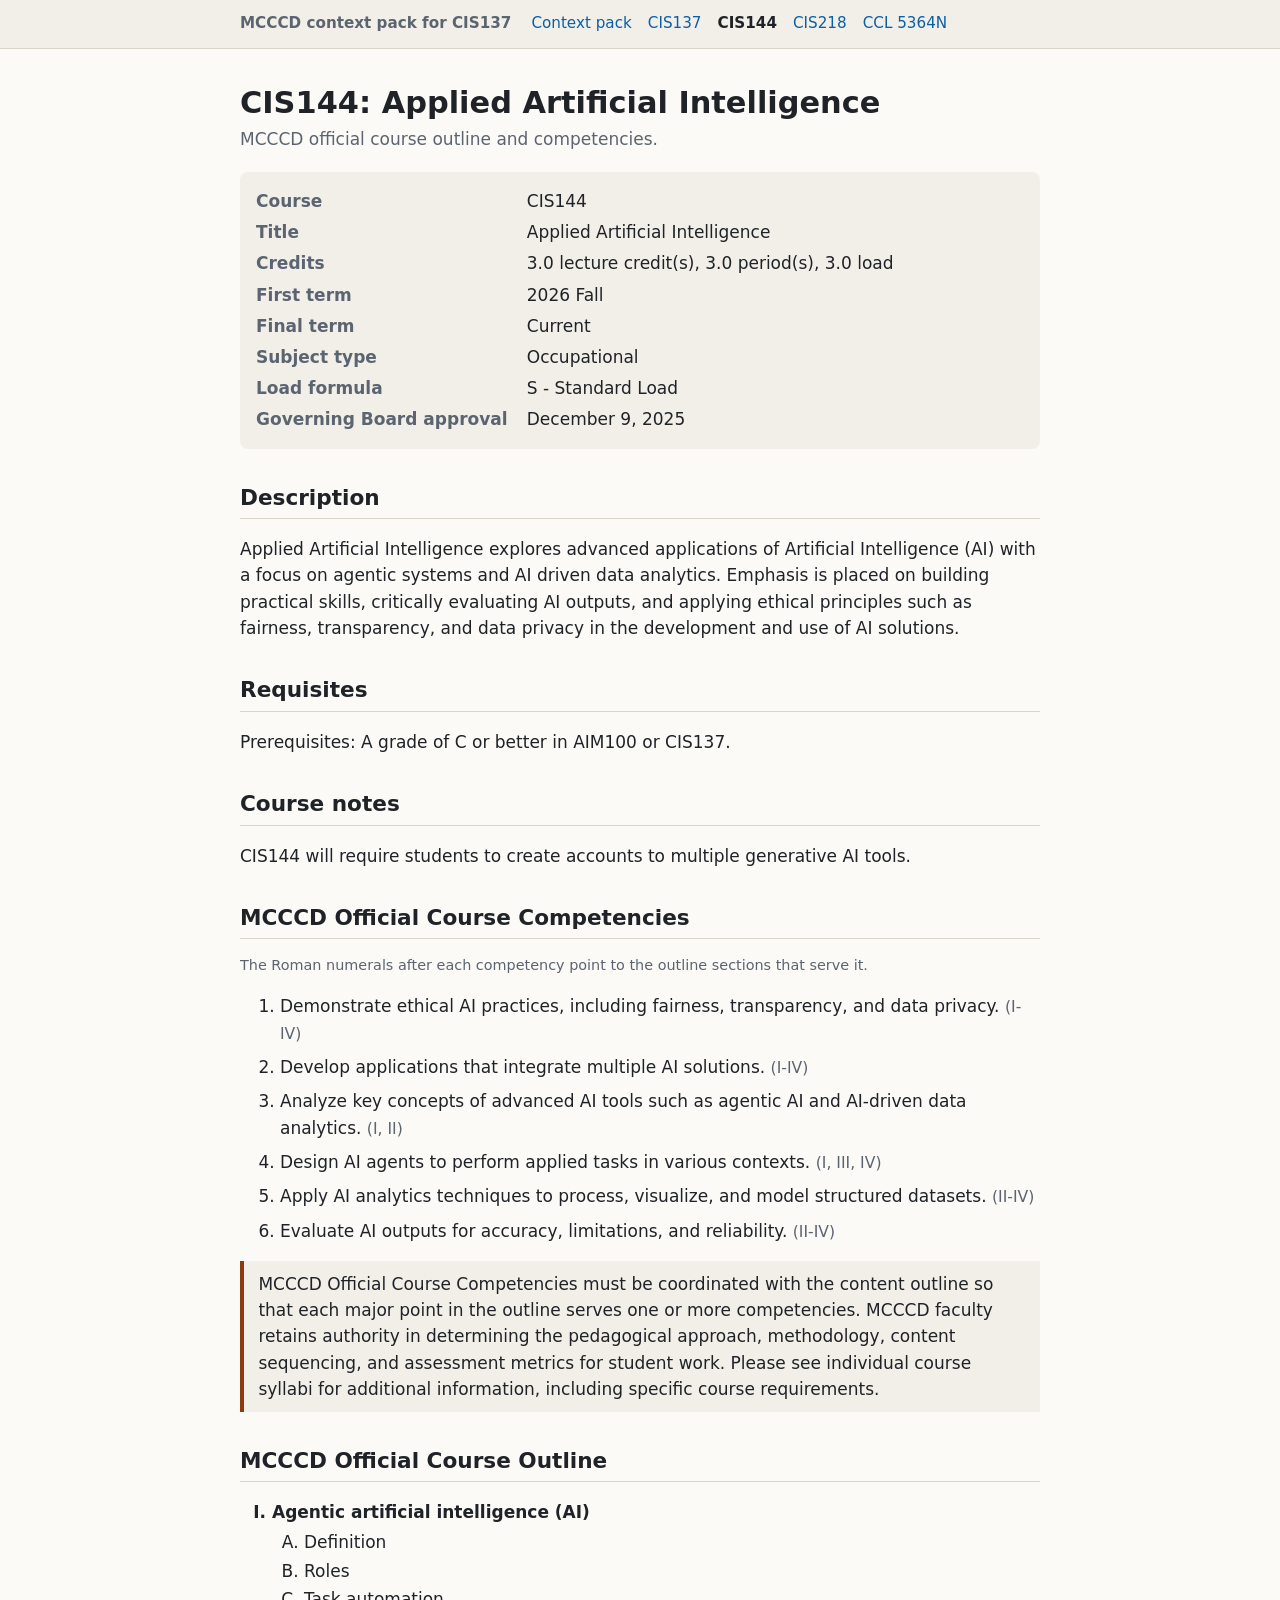
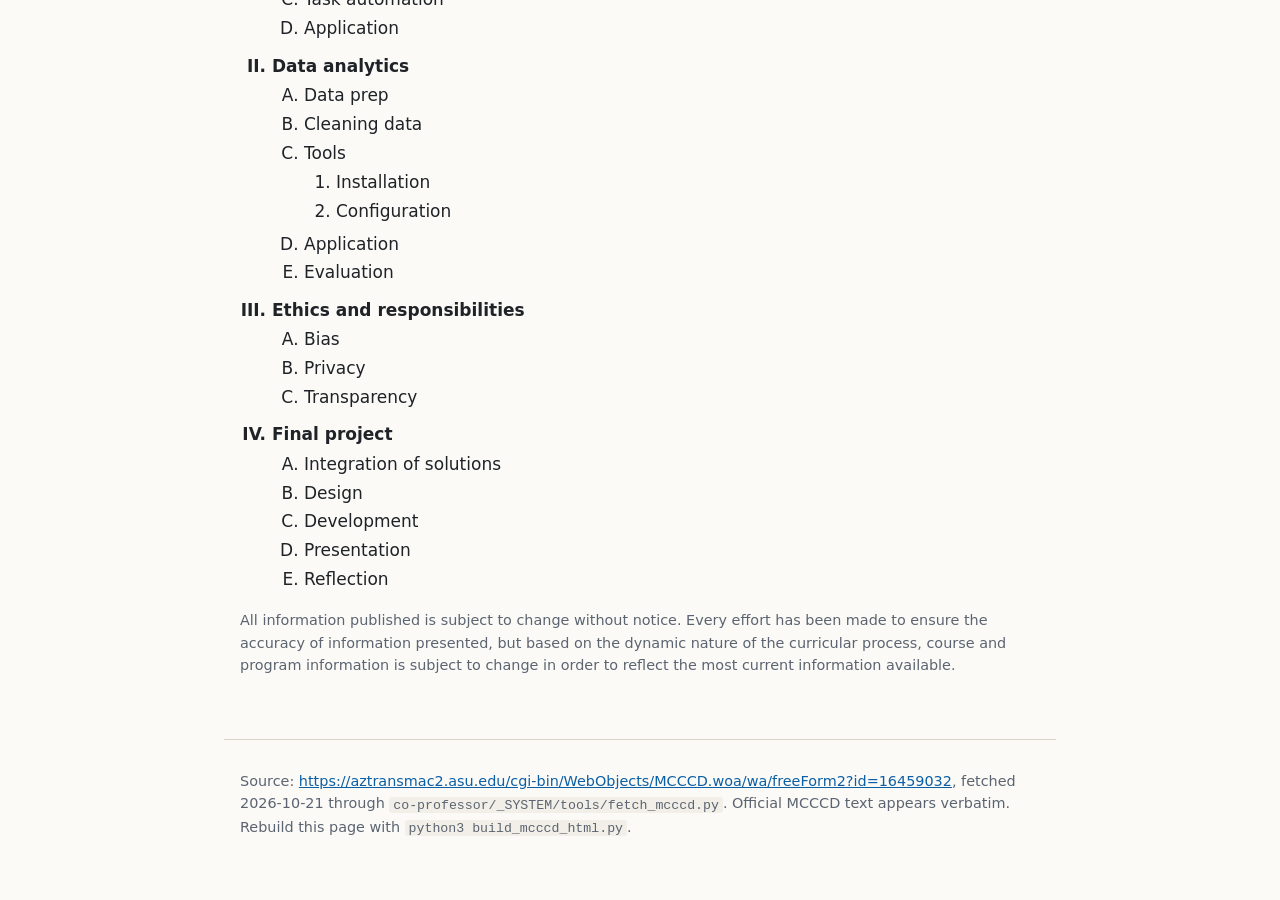
<file: docs/mcccd/cis144-course-outline.html>
<!DOCTYPE html>
<html lang="en">
<head>
<meta charset="utf-8">
<meta name="viewport" content="width=device-width, initial-scale=1">
<title>CIS144 Applied Artificial Intelligence: MCCCD outline</title>
<style data-source="mcccd.css">
/* MCCCD context pack: standalone stylesheet, no external dependencies. */
:root {
  --bg: #fbfaf7; --fg: #1f2328; --muted: #5b6470; --accent: #8a3b12;
  --line: #d9d4c9; --card: #f2efe8; --link: #0b5fa5;
}
@media (prefers-color-scheme: dark) {
  :root {
    --bg: #14171c; --fg: #e8e6e1; --muted: #a9b0ba; --accent: #f0a06a;
    --line: #2d333c; --card: #1d222a; --link: #7cb8ff;
  }
}
* { box-sizing: border-box; }
body {
  margin: 0; background: var(--bg); color: var(--fg);
  font: 17px/1.55 system-ui, -apple-system, "Segoe UI", Roboto, sans-serif;
}
a { color: var(--link); }
header.site { border-bottom: 1px solid var(--line); background: var(--card); }
header.site .wrap {
  max-width: 52rem; margin: 0 auto; padding: .75rem 16px;
  display: flex; flex-wrap: wrap; gap: .4rem 1.25rem; align-items: center;
  font-size: .95rem;
}
header.site .brand { font-weight: 600; color: var(--muted); }
nav ul { list-style: none; margin: 0; padding: 0; display: flex; flex-wrap: wrap; gap: .3rem 1rem; }
nav a { text-decoration: none; }
nav a:hover, nav a:focus { text-decoration: underline; }
nav a[aria-current="page"] { font-weight: 700; color: var(--fg); }
main { max-width: 52rem; margin: 0 auto; padding: 1.25rem 16px 3rem; }
h1 { font-size: 1.9rem; line-height: 1.2; margin: 1rem 0 .3rem; }
.kicker { color: var(--muted); margin: 0 0 1.25rem; }
h2 { font-size: 1.35rem; margin: 2rem 0 .6rem; border-bottom: 1px solid var(--line); padding-bottom: .25rem; }
h3 { font-size: 1.1rem; margin: 1.4rem 0 .4rem; }
dl.facts {
  display: grid; grid-template-columns: max-content 1fr; gap: .3rem 1.2rem;
  margin: 1rem 0; background: var(--card); padding: 1rem; border-radius: .5rem;
}
dl.facts dt { font-weight: 600; color: var(--muted); }
dl.facts dd { margin: 0; }
@media (max-width: 520px) {
  dl.facts { grid-template-columns: 1fr; }
  dl.facts dd { margin: 0 0 .5rem; }
}
ol.competencies li, ol.outcomes li { margin: .5rem 0; }
.ref { color: var(--muted); font-size: .92em; }
ol.outline { padding-left: 2rem; }
ol.outline > li { margin: .7rem 0; font-weight: 600; }
ol.outline ol { padding-left: 2rem; margin: .2rem 0 .4rem; }
ol.outline ol li { font-weight: 400; margin: .15rem 0; }
.table-wrap { overflow-x: auto; }
table { border-collapse: collapse; width: 100%; margin: 1rem 0; }
th, td { border: 1px solid var(--line); padding: .5rem .6rem; text-align: left; vertical-align: top; }
th { background: var(--card); }
.note { border-left: 4px solid var(--accent); padding: .6rem .9rem; background: var(--card); margin: 1rem 0; }
.fine { color: var(--muted); font-size: .9rem; }
code { font-family: ui-monospace, SFMono-Regular, Menlo, monospace; font-size: .92em; background: var(--card); padding: .05em .3em; border-radius: .25em; }
footer { max-width: 52rem; margin: 0 auto; padding: 1rem 16px 3rem; color: var(--muted); font-size: .9rem; border-top: 1px solid var(--line); }
</style>
</head>
<body>
<header class="site"><div class="wrap">
<span class="brand">MCCCD context pack for CIS137</span>
<nav aria-label="Context pack pages"><ul><li><a href="index.html">Context pack</a></li><li><a href="cis137-course-outline.html">CIS137</a></li><li><a href="cis144-course-outline.html" aria-current="page">CIS144</a></li><li><a href="cis218-course-outline.html">CIS218</a></li><li><a href="ccl-5364n-foundations-of-applied-ai.html">CCL 5364N</a></li></ul></nav>
</div></header>
<main>
<h1>CIS144: Applied Artificial Intelligence</h1>
<p class="kicker">MCCCD official course outline and competencies.</p>
<dl class="facts"><dt>Course</dt><dd>CIS144</dd><dt>Title</dt><dd>Applied Artificial Intelligence</dd><dt>Credits</dt><dd>3.0 lecture credit(s), 3.0 period(s), 3.0 load</dd><dt>First term</dt><dd>2026 Fall</dd><dt>Final term</dt><dd>Current</dd><dt>Subject type</dt><dd>Occupational</dd><dt>Load formula</dt><dd>S - Standard Load</dd><dt>Governing Board approval</dt><dd>December 9, 2025</dd></dl>
<h2>Description</h2>
<p>Applied Artificial Intelligence explores advanced applications of Artificial Intelligence (AI) with a focus on agentic systems and AI driven data analytics. Emphasis is placed on building practical skills, critically evaluating AI outputs, and applying ethical principles such as fairness, transparency, and data privacy in the development and use of AI solutions.</p>
<h2>Requisites</h2>
<p>Prerequisites: A grade of C or better in AIM100 or CIS137.</p>
<h2>Course notes</h2>
<p>CIS144 will require students to create accounts to multiple generative AI tools.</p>
<h2>MCCCD Official Course Competencies</h2>
<p class="fine">The Roman numerals after each competency point to the outline sections that serve it.</p>
<ol class="competencies"><li>Demonstrate ethical AI practices, including fairness, transparency, and data privacy. <span class="ref">(I-IV)</span></li><li>Develop applications that integrate multiple AI solutions. <span class="ref">(I-IV)</span></li><li>Analyze key concepts of advanced AI tools such as agentic AI and AI-driven data analytics. <span class="ref">(I, II)</span></li><li>Design AI agents to perform applied tasks in various contexts. <span class="ref">(I, III, IV)</span></li><li>Apply AI analytics techniques to process, visualize, and model structured datasets. <span class="ref">(II-IV)</span></li><li>Evaluate AI outputs for accuracy, limitations, and reliability. <span class="ref">(II-IV)</span></li></ol>
<p class="note">MCCCD Official Course Competencies must be coordinated with the content outline so that each major point in the outline serves one or more competencies. MCCCD faculty retains authority in determining the pedagogical approach, methodology, content sequencing, and assessment metrics for student work. Please see individual course syllabi for additional information, including specific course requirements.</p>
<h2>MCCCD Official Course Outline</h2>
<ol type="I" class="outline"><li>Agentic artificial intelligence (AI)<ol type="A"><li>Definition</li><li>Roles</li><li>Task automation</li><li>Application</li></ol></li><li>Data analytics<ol type="A"><li>Data prep</li><li>Cleaning data</li><li>Tools<ol type="1"><li>Installation</li><li>Configuration</li></ol></li><li>Application</li><li>Evaluation</li></ol></li><li>Ethics and responsibilities<ol type="A"><li>Bias</li><li>Privacy</li><li>Transparency</li></ol></li><li>Final project<ol type="A"><li>Integration of solutions</li><li>Design</li><li>Development</li><li>Presentation</li><li>Reflection</li></ol></li></ol>
<p class="fine">All information published is subject to change without notice. Every effort has been made to ensure the accuracy of information presented, but based on the dynamic nature of the curricular process, course and program information is subject to change in order to reflect the most current information available.</p>
</main>
<footer>
<p>Source: <a href="https://aztransmac2.asu.edu/cgi-bin/WebObjects/MCCCD.woa/wa/freeForm2?id=16459032">https://aztransmac2.asu.edu/cgi-bin/WebObjects/MCCCD.woa/wa/freeForm2?id=16459032</a>, fetched 2026-10-21
through <code>co-professor/_SYSTEM/tools/fetch_mcccd.py</code>. Official MCCCD
text appears verbatim. Rebuild this page with <code>python3 build_mcccd_html.py</code>.</p>
</footer>
</body>
</html>
</file>
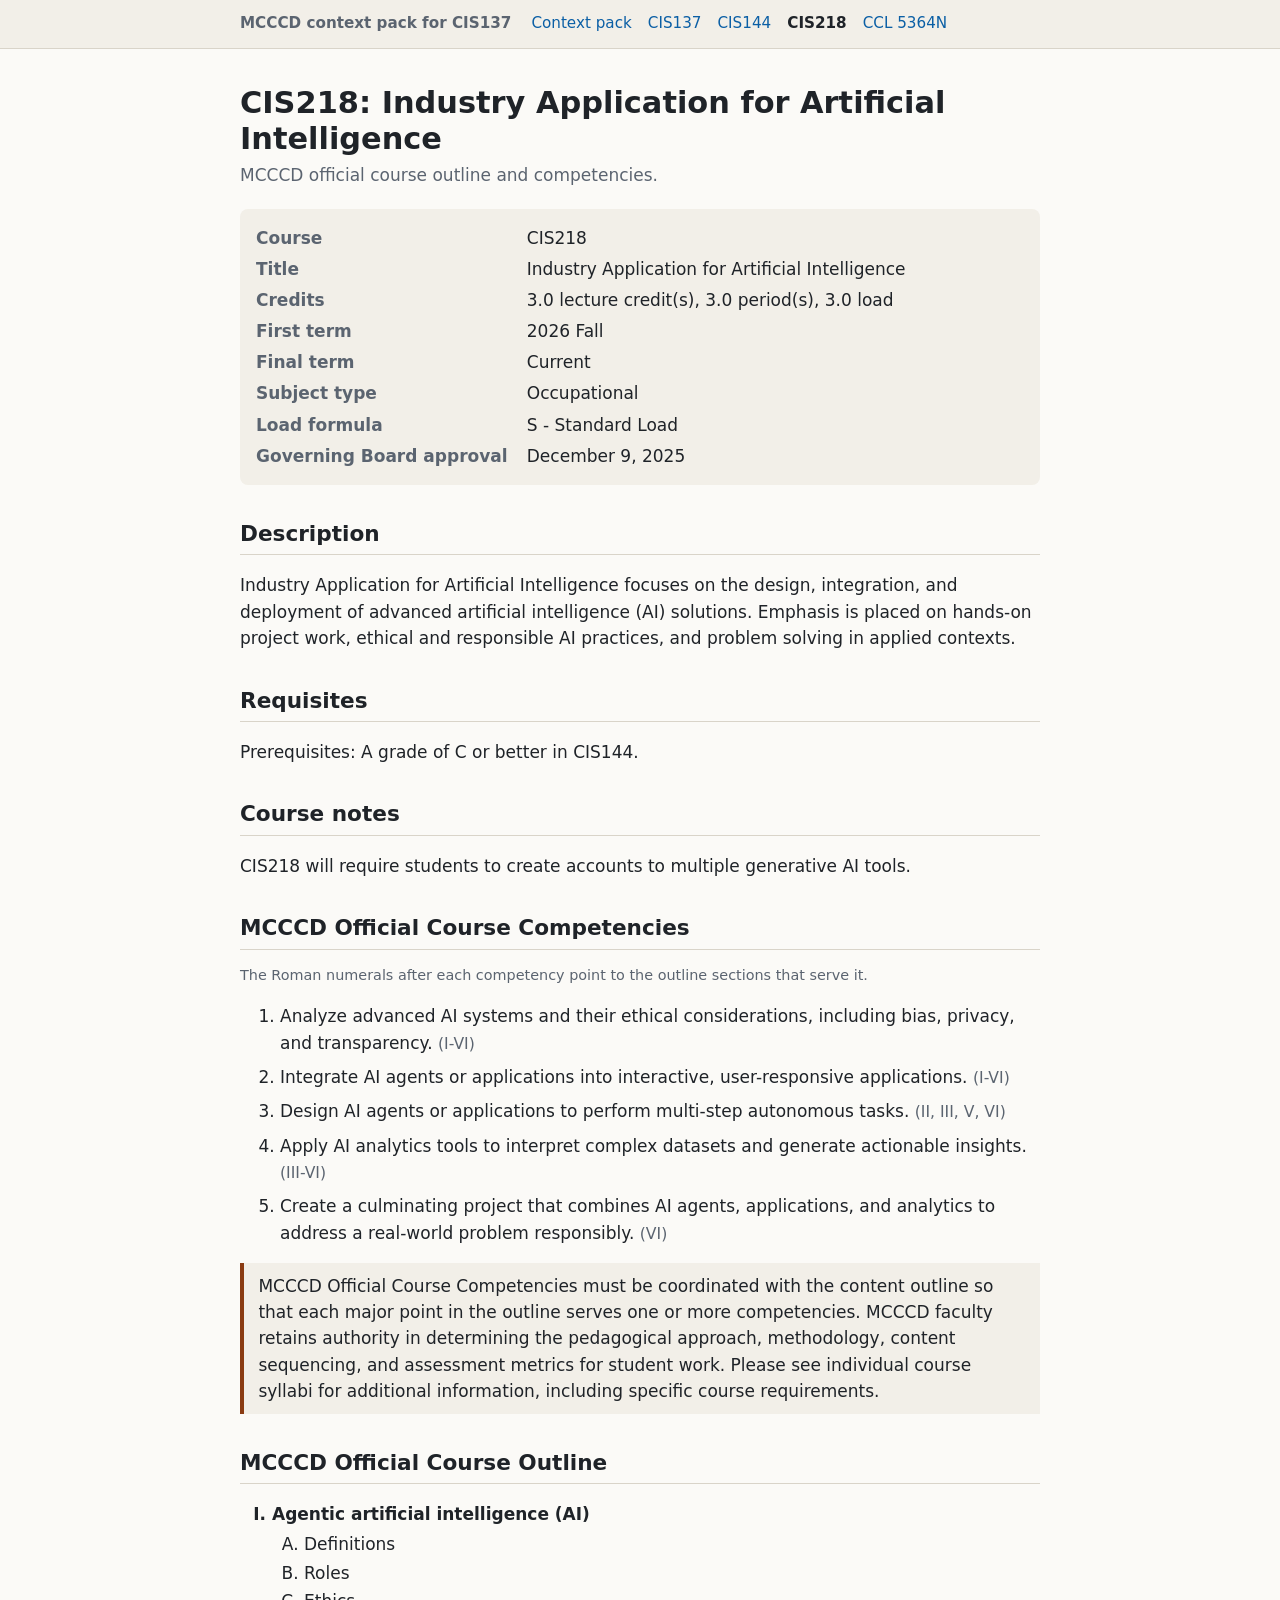
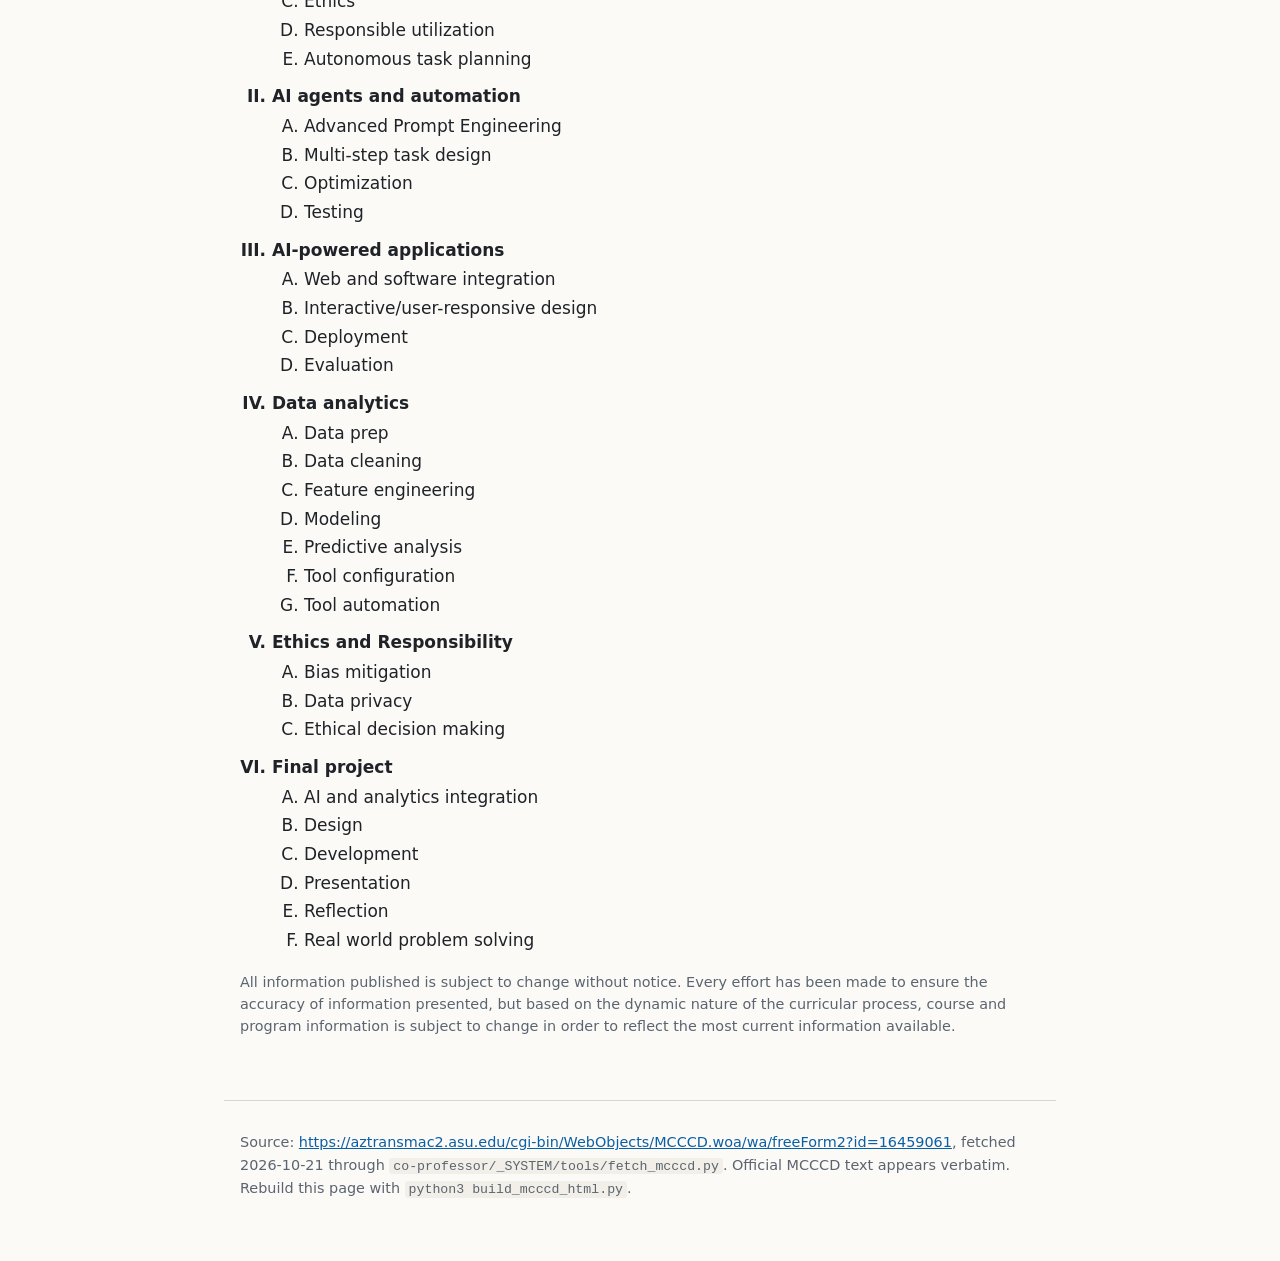
<file: docs/mcccd/cis218-course-outline.html>
<!DOCTYPE html>
<html lang="en">
<head>
<meta charset="utf-8">
<meta name="viewport" content="width=device-width, initial-scale=1">
<title>CIS218 Industry Application for Artificial Intelligence: MCCCD outline</title>
<style data-source="mcccd.css">
/* MCCCD context pack: standalone stylesheet, no external dependencies. */
:root {
  --bg: #fbfaf7; --fg: #1f2328; --muted: #5b6470; --accent: #8a3b12;
  --line: #d9d4c9; --card: #f2efe8; --link: #0b5fa5;
}
@media (prefers-color-scheme: dark) {
  :root {
    --bg: #14171c; --fg: #e8e6e1; --muted: #a9b0ba; --accent: #f0a06a;
    --line: #2d333c; --card: #1d222a; --link: #7cb8ff;
  }
}
* { box-sizing: border-box; }
body {
  margin: 0; background: var(--bg); color: var(--fg);
  font: 17px/1.55 system-ui, -apple-system, "Segoe UI", Roboto, sans-serif;
}
a { color: var(--link); }
header.site { border-bottom: 1px solid var(--line); background: var(--card); }
header.site .wrap {
  max-width: 52rem; margin: 0 auto; padding: .75rem 16px;
  display: flex; flex-wrap: wrap; gap: .4rem 1.25rem; align-items: center;
  font-size: .95rem;
}
header.site .brand { font-weight: 600; color: var(--muted); }
nav ul { list-style: none; margin: 0; padding: 0; display: flex; flex-wrap: wrap; gap: .3rem 1rem; }
nav a { text-decoration: none; }
nav a:hover, nav a:focus { text-decoration: underline; }
nav a[aria-current="page"] { font-weight: 700; color: var(--fg); }
main { max-width: 52rem; margin: 0 auto; padding: 1.25rem 16px 3rem; }
h1 { font-size: 1.9rem; line-height: 1.2; margin: 1rem 0 .3rem; }
.kicker { color: var(--muted); margin: 0 0 1.25rem; }
h2 { font-size: 1.35rem; margin: 2rem 0 .6rem; border-bottom: 1px solid var(--line); padding-bottom: .25rem; }
h3 { font-size: 1.1rem; margin: 1.4rem 0 .4rem; }
dl.facts {
  display: grid; grid-template-columns: max-content 1fr; gap: .3rem 1.2rem;
  margin: 1rem 0; background: var(--card); padding: 1rem; border-radius: .5rem;
}
dl.facts dt { font-weight: 600; color: var(--muted); }
dl.facts dd { margin: 0; }
@media (max-width: 520px) {
  dl.facts { grid-template-columns: 1fr; }
  dl.facts dd { margin: 0 0 .5rem; }
}
ol.competencies li, ol.outcomes li { margin: .5rem 0; }
.ref { color: var(--muted); font-size: .92em; }
ol.outline { padding-left: 2rem; }
ol.outline > li { margin: .7rem 0; font-weight: 600; }
ol.outline ol { padding-left: 2rem; margin: .2rem 0 .4rem; }
ol.outline ol li { font-weight: 400; margin: .15rem 0; }
.table-wrap { overflow-x: auto; }
table { border-collapse: collapse; width: 100%; margin: 1rem 0; }
th, td { border: 1px solid var(--line); padding: .5rem .6rem; text-align: left; vertical-align: top; }
th { background: var(--card); }
.note { border-left: 4px solid var(--accent); padding: .6rem .9rem; background: var(--card); margin: 1rem 0; }
.fine { color: var(--muted); font-size: .9rem; }
code { font-family: ui-monospace, SFMono-Regular, Menlo, monospace; font-size: .92em; background: var(--card); padding: .05em .3em; border-radius: .25em; }
footer { max-width: 52rem; margin: 0 auto; padding: 1rem 16px 3rem; color: var(--muted); font-size: .9rem; border-top: 1px solid var(--line); }
</style>
</head>
<body>
<header class="site"><div class="wrap">
<span class="brand">MCCCD context pack for CIS137</span>
<nav aria-label="Context pack pages"><ul><li><a href="index.html">Context pack</a></li><li><a href="cis137-course-outline.html">CIS137</a></li><li><a href="cis144-course-outline.html">CIS144</a></li><li><a href="cis218-course-outline.html" aria-current="page">CIS218</a></li><li><a href="ccl-5364n-foundations-of-applied-ai.html">CCL 5364N</a></li></ul></nav>
</div></header>
<main>
<h1>CIS218: Industry Application for Artificial Intelligence</h1>
<p class="kicker">MCCCD official course outline and competencies.</p>
<dl class="facts"><dt>Course</dt><dd>CIS218</dd><dt>Title</dt><dd>Industry Application for Artificial Intelligence</dd><dt>Credits</dt><dd>3.0 lecture credit(s), 3.0 period(s), 3.0 load</dd><dt>First term</dt><dd>2026 Fall</dd><dt>Final term</dt><dd>Current</dd><dt>Subject type</dt><dd>Occupational</dd><dt>Load formula</dt><dd>S - Standard Load</dd><dt>Governing Board approval</dt><dd>December 9, 2025</dd></dl>
<h2>Description</h2>
<p>Industry Application for Artificial Intelligence focuses on the design, integration, and deployment of advanced artificial intelligence (AI) solutions. Emphasis is placed on hands-on project work, ethical and responsible AI practices, and problem solving in applied contexts.</p>
<h2>Requisites</h2>
<p>Prerequisites: A grade of C or better in CIS144.</p>
<h2>Course notes</h2>
<p>CIS218 will require students to create accounts to multiple generative AI tools.</p>
<h2>MCCCD Official Course Competencies</h2>
<p class="fine">The Roman numerals after each competency point to the outline sections that serve it.</p>
<ol class="competencies"><li>Analyze advanced AI systems and their ethical considerations, including bias, privacy, and transparency. <span class="ref">(I-VI)</span></li><li>Integrate AI agents or applications into interactive, user-responsive applications. <span class="ref">(I-VI)</span></li><li>Design AI agents or applications to perform multi-step autonomous tasks. <span class="ref">(II, III, V, VI)</span></li><li>Apply AI analytics tools to interpret complex datasets and generate actionable insights. <span class="ref">(III-VI)</span></li><li>Create a culminating project that combines AI agents, applications, and analytics to address a real-world problem responsibly. <span class="ref">(VI)</span></li></ol>
<p class="note">MCCCD Official Course Competencies must be coordinated with the content outline so that each major point in the outline serves one or more competencies. MCCCD faculty retains authority in determining the pedagogical approach, methodology, content sequencing, and assessment metrics for student work. Please see individual course syllabi for additional information, including specific course requirements.</p>
<h2>MCCCD Official Course Outline</h2>
<ol type="I" class="outline"><li>Agentic artificial intelligence (AI)<ol type="A"><li>Definitions</li><li>Roles</li><li>Ethics</li><li>Responsible utilization</li><li>Autonomous task planning</li></ol></li><li>AI agents and automation<ol type="A"><li>Advanced Prompt Engineering</li><li>Multi-step task design</li><li>Optimization</li><li>Testing</li></ol></li><li>AI-powered applications<ol type="A"><li>Web and software integration</li><li>Interactive/user-responsive design</li><li>Deployment</li><li>Evaluation</li></ol></li><li>Data analytics<ol type="A"><li>Data prep</li><li>Data cleaning</li><li>Feature engineering</li><li>Modeling</li><li>Predictive analysis</li><li>Tool configuration</li><li>Tool automation</li></ol></li><li>Ethics and Responsibility<ol type="A"><li>Bias mitigation</li><li>Data privacy</li><li>Ethical decision making</li></ol></li><li>Final project<ol type="A"><li>AI and analytics integration</li><li>Design</li><li>Development</li><li>Presentation</li><li>Reflection</li><li>Real world problem solving</li></ol></li></ol>
<p class="fine">All information published is subject to change without notice. Every effort has been made to ensure the accuracy of information presented, but based on the dynamic nature of the curricular process, course and program information is subject to change in order to reflect the most current information available.</p>
</main>
<footer>
<p>Source: <a href="https://aztransmac2.asu.edu/cgi-bin/WebObjects/MCCCD.woa/wa/freeForm2?id=16459061">https://aztransmac2.asu.edu/cgi-bin/WebObjects/MCCCD.woa/wa/freeForm2?id=16459061</a>, fetched 2026-10-21
through <code>co-professor/_SYSTEM/tools/fetch_mcccd.py</code>. Official MCCCD
text appears verbatim. Rebuild this page with <code>python3 build_mcccd_html.py</code>.</p>
</footer>
</body>
</html>
</file>
